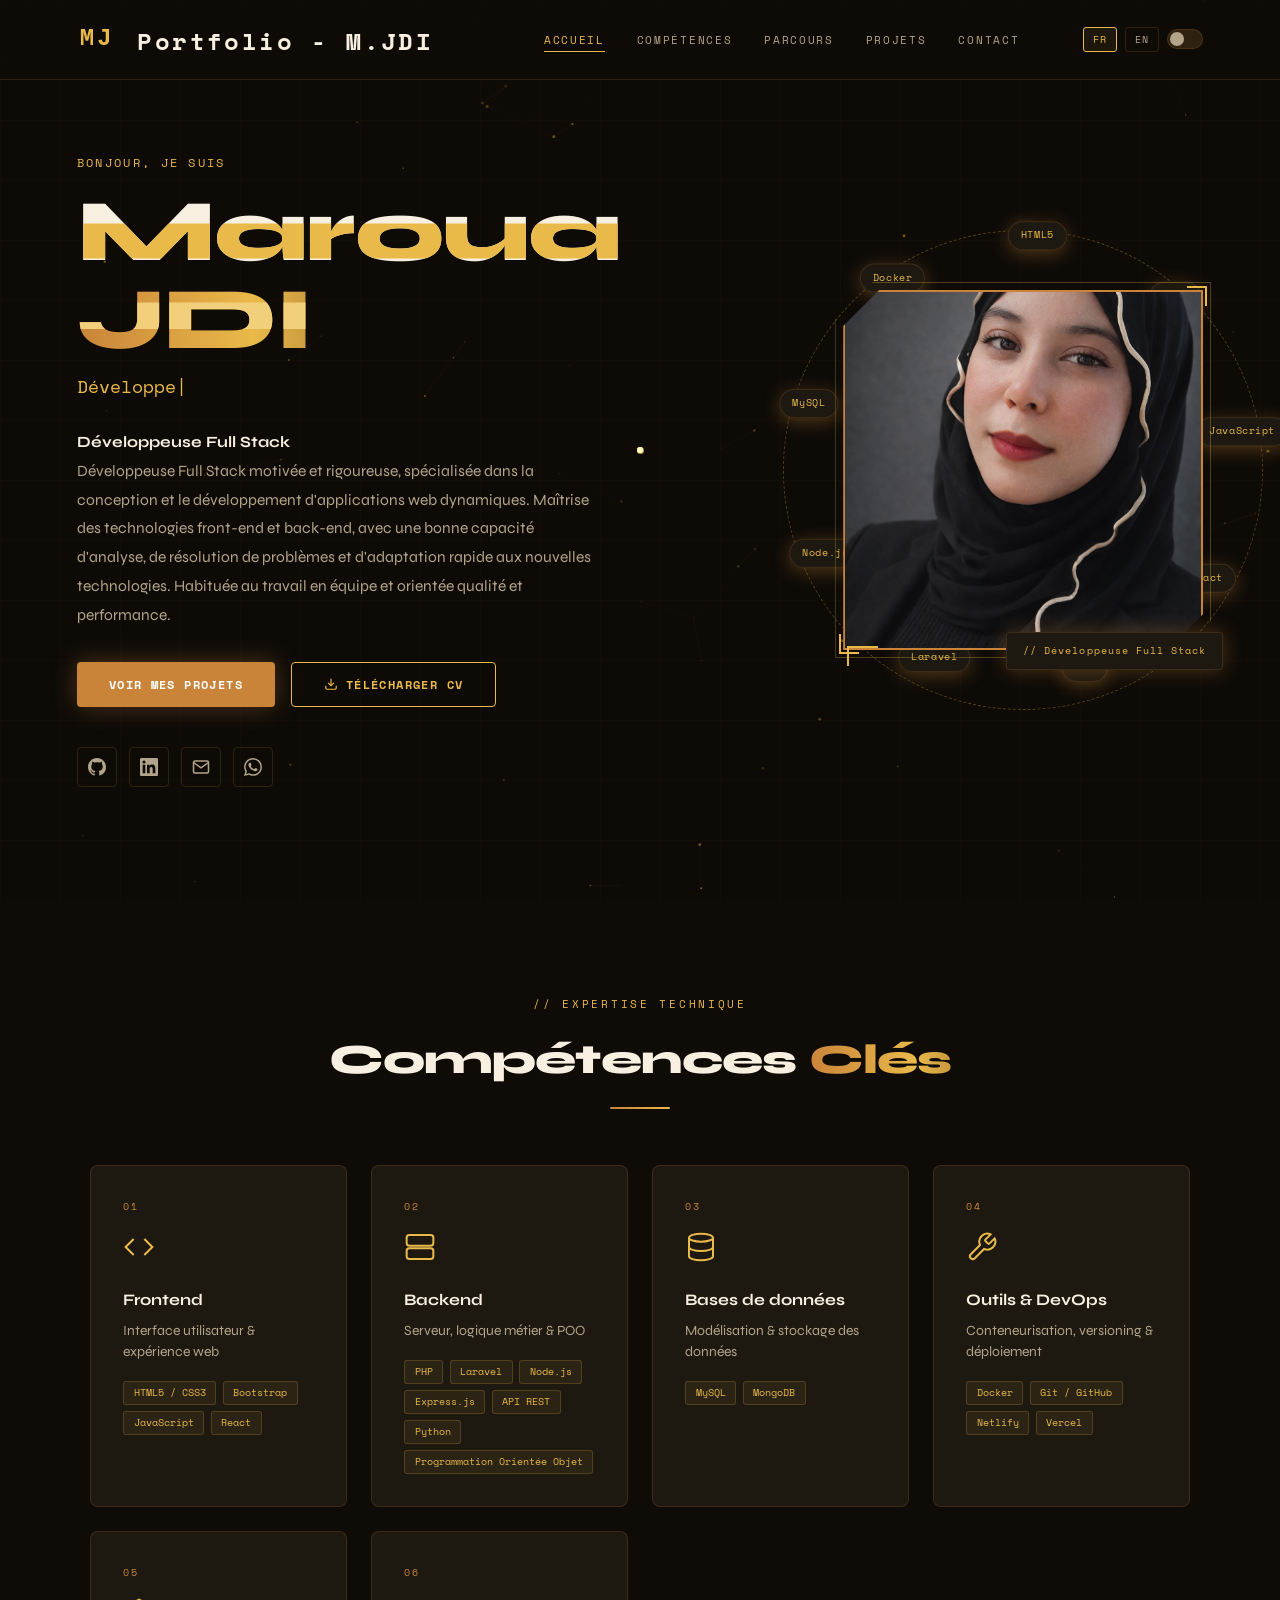
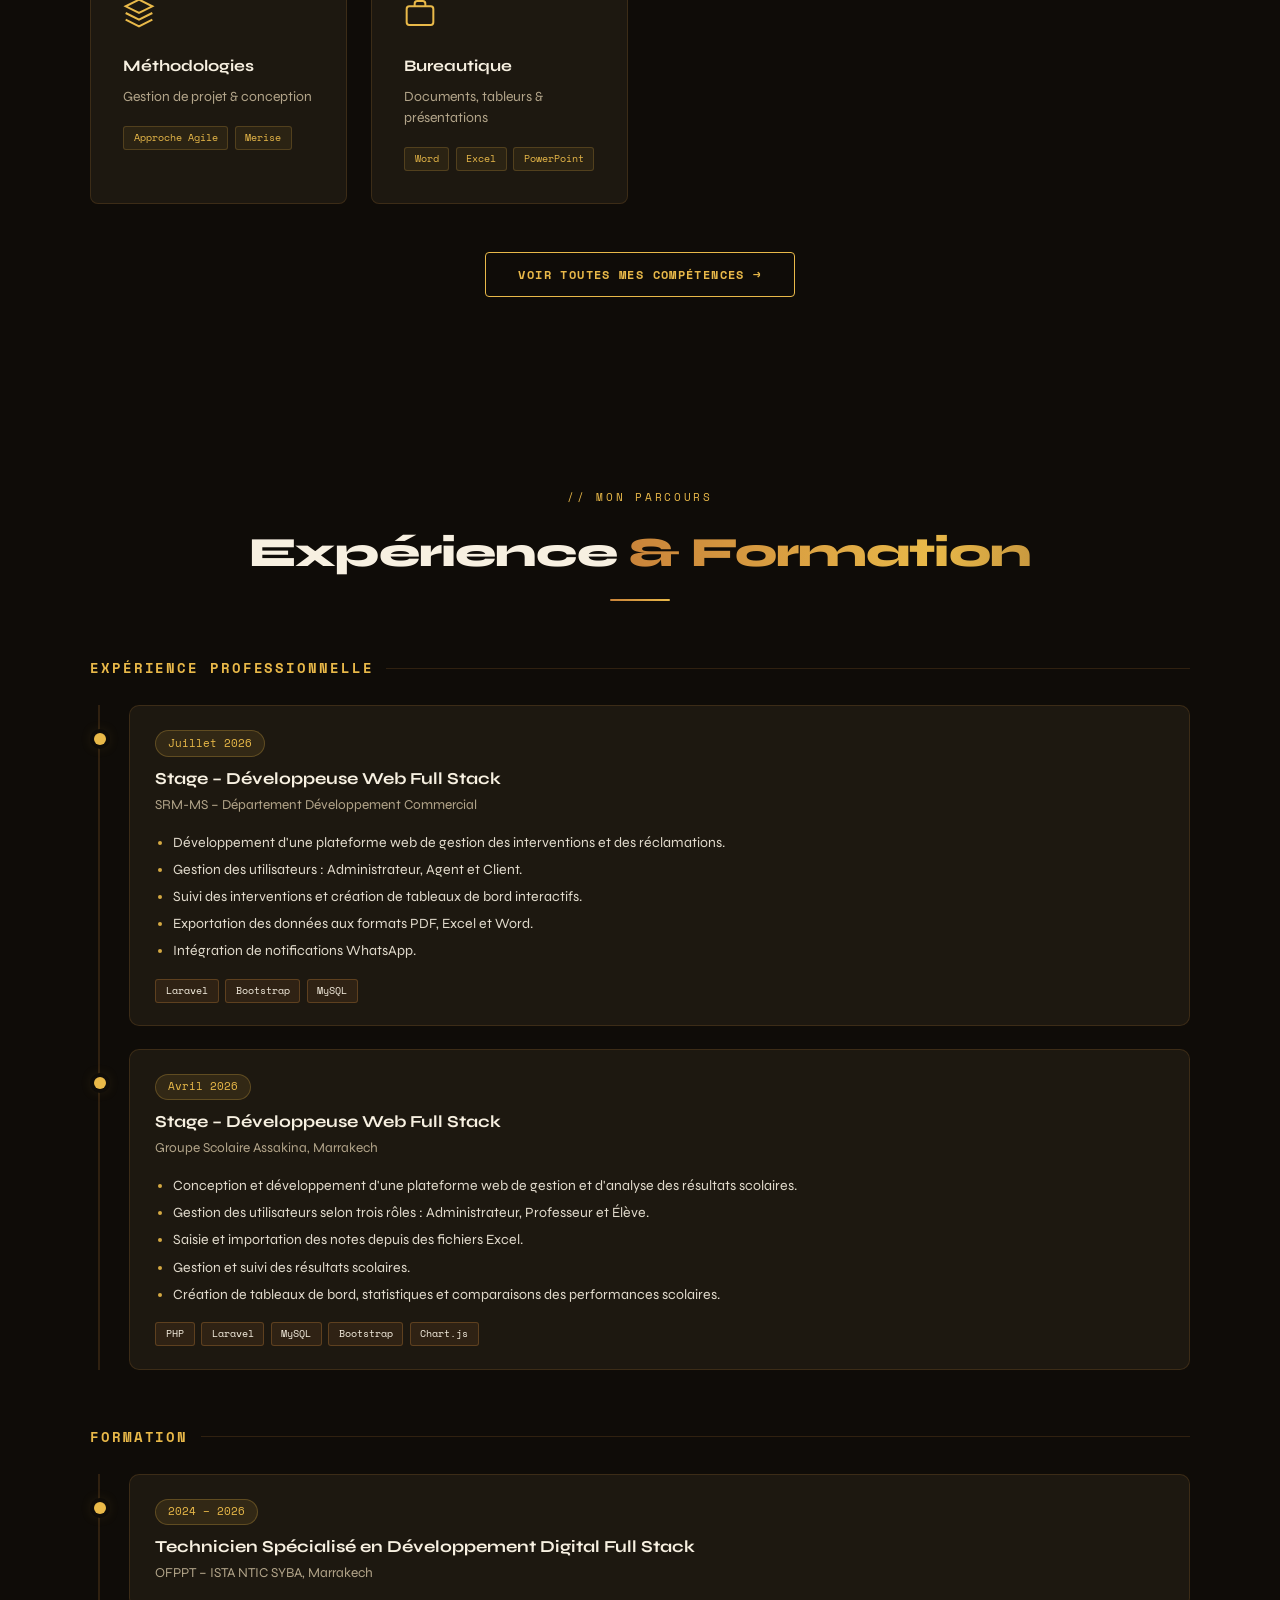
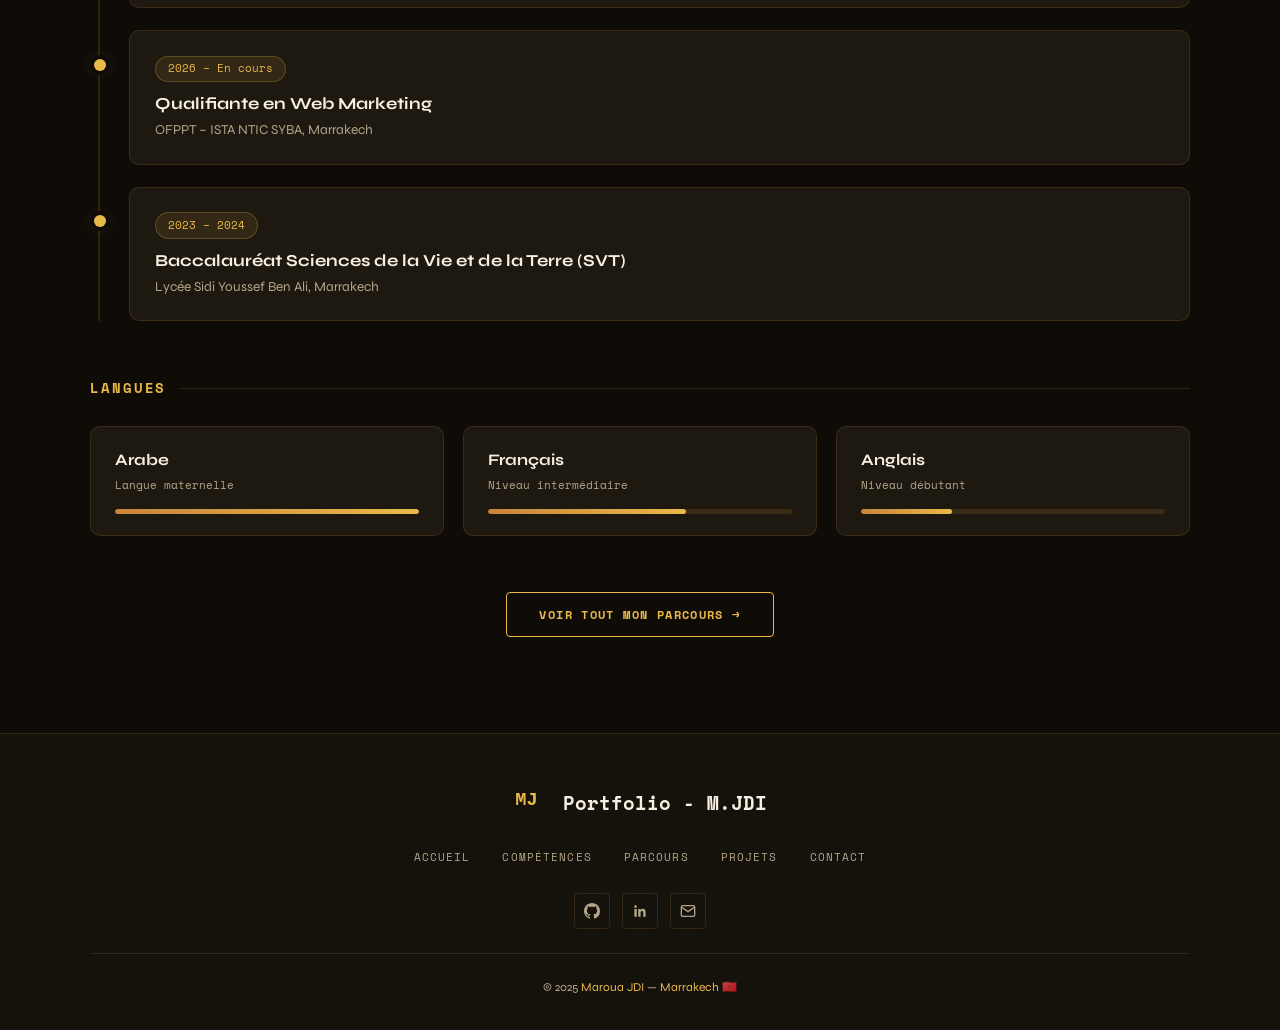
<file: index.html>
<!DOCTYPE html>
<html lang="fr" id="html-root">
<head>
  <meta charset="UTF-8"/>
  <meta name="viewport" content="width=device-width,initial-scale=1.0"/>
  <title>Maroua JDI — Full Stack Developer</title>
  <link rel="stylesheet" href="css/style.css"/>
  <link href="https://fonts.googleapis.com/css2?family=Space+Mono:wght@400;700&family=Syne:wght@400;600;700;800&display=swap" rel="stylesheet"/>
  <style>
  /* ── TOOLTIP on s-icon ── */
  .s-icon{position:relative}
  .s-icon::after{
    content:attr(data-tooltip);
    position:absolute;
    bottom:calc(100% + 10px);
    left:50%;
    transform:translateX(-50%);
    background:var(--panel);
    border:1px solid var(--border);
    color:var(--cyan);
    font-family:var(--ff-mono);
    font-size:.65rem;
    letter-spacing:.06em;
    white-space:nowrap;
    padding:.35rem .7rem;
    border-radius:4px;
    opacity:0;
    pointer-events:none;
    transition:opacity .2s,transform .2s;
    transform:translateX(-50%) translateY(4px);
    z-index:100;
  }
  .s-icon:hover::after{
    opacity:1;
    transform:translateX(-50%) translateY(0);
  }
  </style>
</head>
<body>
<canvas id="particles"></canvas>

<!-- NAVBAR -->
<nav class="navbar" id="navbar">
  <div class="logo" style="font-size:1.5rem">
    <svg width="32" height="32" viewBox="0 0 24 24" fill="currentColor" style="margin-right:0.7rem">
      <text x="2" y="20" font-family="monospace" font-size="18" font-weight="bold">MJ</text>
    </svg>
    Portfolio  - M.JDI
  </div>
  <ul class="nav-links" id="nav-links">
    <li><a href="index.html" class="active" data-fr="Accueil" data-en="Home">Accueil</a></li>
    <li><a href="pages/skills.html" data-fr="Comp&eacute;tences" data-en="Skills">Comp&eacute;tences</a></li>
    <li><a href="pages/parcours.html" data-fr="Parcours" data-en="Background">Parcours</a></li>
    <li><a href="pages/projects.html" data-fr="Projets" data-en="Projects">Projets</a></li>
    <li><a href="pages/contact.html" data-fr="Contact" data-en="Contact">Contact</a></li>
    <li><a href="pages/admin.html" class="admin-lnk" data-fr="Admin" data-en="Admin">Admin</a></li>
    <li class="nav-controls">
      <button class="lang-btn active-lang" id="btn-fr" onclick="setLang('fr')">FR</button>
      <button class="lang-btn" id="btn-en" onclick="setLang('en')">EN</button>
      <button class="theme-btn" id="theme-btn" onclick="toggleTheme()" title="Changer le theme"></button>
    </li>
  </ul>
  <div class="hamburger" onclick="document.getElementById('nav-links').classList.toggle('open')">&#9776;</div>
</nav>

<!-- HERO -->
<section class="hero">
  <div class="hero-wrap">
    <div class="hero-text">
      <p class="hero-eyebrow" data-fr="Bonjour, je suis" data-en="Hello, I am">Bonjour, je suis</p>
      <h1 class="hero-name">Maroua <span>JDI</span></h1>
      <div class="hero-role"><span id="typing"></span><span class="cursor">|</span></div>
      <p class="hero-bio">
        <strong data-fr="D&eacute;veloppeuse Full Stack" data-en="Full Stack Web Developer">D&eacute;veloppeuse Full Stack</strong><br>
        <span data-fr="D&eacute;veloppeuse Full Stack motiv&eacute;e et rigoureuse, sp&eacute;cialis&eacute;e dans la conception et le d&eacute;veloppement d&apos;applications web dynamiques. Ma&icirc;trise des technologies front-end et back-end, avec une bonne capacit&eacute; d&apos;analyse, de r&eacute;solution de probl&egrave;mes et d&apos;adaptation rapide aux nouvelles technologies. Habitu&eacute;e au travail en &eacute;quipe et orient&eacute;e qualit&eacute; et performance." data-en="Motivated and rigorous Full Stack Web Developer, specialized in designing and developing dynamic web applications. Proficient in both front-end and back-end technologies, with strong analytical skills, problem-solving ability and quick adaptation to new technologies. Team-oriented with a focus on quality and performance.">D&eacute;veloppeuse Full Stack motiv&eacute;e et rigoureuse, sp&eacute;cialis&eacute;e dans la conception et le d&eacute;veloppement d&apos;applications web dynamiques. Ma&icirc;trise des technologies front-end et back-end, avec une bonne capacit&eacute; d&apos;analyse, de r&eacute;solution de probl&egrave;mes et d&apos;adaptation rapide aux nouvelles technologies. Habitu&eacute;e au travail en &eacute;quipe et orient&eacute;e qualit&eacute; et performance.</span>
      </p>
      <div class="hero-actions">
        <a href="pages/projects.html" class="btn-p" data-fr="Voir mes projets" data-en="View my projects">Voir mes projets</a>
        <a href="uploads/Cv_Maroua%20JDI.pdf" download="Cv_Maroua JDI.pdf" class="btn-o">
          <svg width="14" height="14" viewBox="0 0 24 24" fill="none" stroke="currentColor" stroke-width="2"><path d="M21 15v4a2 2 0 0 1-2 2H5a2 2 0 0 1-2-2v-4"/><polyline points="7 10 12 15 17 10"/><line x1="12" y1="15" x2="12" y2="3"/></svg>
          <span data-fr="T&eacute;l&eacute;charger CV" data-en="Download CV">T&eacute;l&eacute;charger CV</span>
        </a>
      </div>

      <!-- SOCIAL ICONS -->
      <div class="hero-socials">

        <!-- GitHub -->
        <a href="https://github.com/MarouaJD" target="_blank" class="s-icon"
           data-tooltip="github.com/MarouaJD">
          <svg width="18" height="18" viewBox="0 0 24 24" fill="currentColor"><path d="M12 0C5.37 0 0 5.37 0 12c0 5.31 3.435 9.795 8.205 11.385.6.105.825-.255.825-.57 0-.285-.015-1.23-.015-2.235-3.015.555-3.795-.735-4.035-1.41-.135-.345-.72-1.41-1.23-1.695-.42-.225-1.02-.78-.015-.795.945-.015 1.62.87 1.845 1.23 1.08 1.815 2.805 1.305 3.495.99.105-.78.42-1.305.765-1.605-2.67-.3-5.46-1.335-5.46-5.925 0-1.305.465-2.385 1.23-3.225-.12-.3-.54-1.53.12-3.18 0 0 1.005-.315 3.3 1.23.96-.27 1.98-.405 3-.405s2.04.135 3 .405c2.295-1.56 3.3-1.23 3.3-1.23.66 1.65.24 2.88.12 3.18.765.84 1.23 1.905 1.23 3.225 0 4.605-2.805 5.625-5.475 5.925.435.375.81 1.095.81 2.22 0 1.605-.015 2.895-.015 3.3 0 .315.225.69.825.57A12.02 12.02 0 0 0 24 12c0-6.63-5.37-12-12-12z"/></svg>
        </a>

        <!-- LinkedIn -->
        <a href="https://linkedin.com/in/maroua-jdi/" target="_blank" class="s-icon"
           data-tooltip="linkedin.com/in/maroua-jdi">
          <svg width="18" height="18" viewBox="0 0 24 24" fill="currentColor"><path d="M20.447 20.452h-3.554v-5.569c0-1.328-.027-3.037-1.852-3.037-1.853 0-2.136 1.445-2.136 2.939v5.667H9.351V9h3.414v1.561h.046c.477-.9 1.637-1.85 3.37-1.85 3.601 0 4.267 2.37 4.267 5.455v6.286zM5.337 7.433a2.062 2.062 0 0 1-2.063-2.065 2.064 2.064 0 1 1 2.063 2.065zm1.782 13.019H3.555V9h3.564v11.452zM22.225 0H1.771C.792 0 0 .774 0 1.729v20.542C0 23.227.792 24 1.771 24h20.451C23.2 24 24 23.227 24 22.271V1.729C24 .774 23.2 0 22.222 0h.003z"/></svg>
        </a>

        <!-- Email -->
        <a href="mailto:ajdimaroua6@gmail.com" class="s-icon" data-tooltip="ajdimaroua6@gmail.com">
          <svg width="18" height="18" viewBox="0 0 24 24" fill="none" stroke="currentColor" stroke-width="2"><path d="M4 4h16c1.1 0 2 .9 2 2v12c0 1.1-.9 2-2 2H4c-1.1 0-2-.9-2-2V6c0-1.1.9-2 2-2z"/><polyline points="22,6 12,13 2,6"/></svg>
        </a>

        <!-- WhatsApp -->
        <a href="https://wa.me/212681801838" target="_blank" class="s-icon" data-tooltip="WhatsApp">
          <svg width="18" height="18" viewBox="0 0 24 24" fill="currentColor"><path d="M17.472 14.382c-.297-.149-1.758-.867-2.03-.967-.273-.099-.471-.148-.67.15-.197.297-.767.966-.94 1.164-.173.199-.347.223-.644.075-.297-.15-1.255-.463-2.39-1.475-.883-.788-1.48-1.761-1.653-2.059-.173-.297-.018-.458.13-.606.134-.133.298-.347.446-.52.149-.174.198-.298.298-.497.099-.198.05-.371-.025-.52-.075-.149-.669-1.612-.916-2.207-.242-.579-.487-.5-.669-.51a12.8 12.8 0 0 0-.57-.01c-.198 0-.52.074-.792.372-.272.297-1.04 1.016-1.04 2.479 0 1.462 1.065 2.875 1.213 3.074.149.198 2.096 3.2 5.077 4.487.709.306 1.262.489 1.694.625.712.227 1.36.195 1.871.118.571-.085 1.758-.719 2.006-1.413.248-.694.248-1.289.173-1.413-.074-.124-.272-.198-.57-.347m-5.421 7.403h-.004a9.87 9.87 0 0 1-5.031-1.378l-.361-.214-3.741.982.998-3.648-.235-.374a9.86 9.86 0 0 1-1.51-5.26c.001-5.45 4.436-9.884 9.888-9.884 2.64 0 5.122 1.03 6.988 2.898a9.825 9.825 0 0 1 2.893 6.994c-.003 5.45-4.437 9.884-9.885 9.884m8.413-18.297A11.815 11.815 0 0 0 12.05 0C5.495 0 .16 5.335.157 11.892c0 2.096.547 4.142 1.588 5.945L.057 24l6.305-1.654a11.882 11.882 0 0 0 5.683 1.448h.005c6.554 0 11.89-5.335 11.893-11.893a11.821 11.821 0 0 0-3.48-8.413z"/></svg>
        </a>

      </div>
    </div>

    <div class="hero-photo">
      <div class="orbit" aria-hidden="true">
        <div class="orbit-dash"></div>
        <div class="orbit-ring">
        <div class="ob" style="--a:-90deg"><div class="ob-u"><div class="ob-c"><span class="ob-in">HTML5</span></div></div></div>
        <div class="ob" style="--a:-50deg"><div class="ob-u"><div class="ob-c"><span class="ob-in">CSS3</span></div></div></div>
        <div class="ob" style="--a:-10deg"><div class="ob-u"><div class="ob-c"><span class="ob-in">JavaScript</span></div></div></div>
        <div class="ob" style="--a:30deg"><div class="ob-u"><div class="ob-c"><span class="ob-in">React</span></div></div></div>
        <div class="ob" style="--a:70deg"><div class="ob-u"><div class="ob-c"><span class="ob-in">PHP</span></div></div></div>
        <div class="ob" style="--a:110deg"><div class="ob-u"><div class="ob-c"><span class="ob-in">Laravel</span></div></div></div>
        <div class="ob" style="--a:150deg"><div class="ob-u"><div class="ob-c"><span class="ob-in">Node.js</span></div></div></div>
        <div class="ob" style="--a:190deg"><div class="ob-u"><div class="ob-c"><span class="ob-in">MySQL</span></div></div></div>
        <div class="ob" style="--a:230deg"><div class="ob-u"><div class="ob-c"><span class="ob-in">Docker</span></div></div></div>
        </div>
      </div>
      <div class="photo-frame">
        <img src="uploads/profile.png" alt="Maroua JDI" onerror="this.src='https://placehold.co/360x360/1d1810/e9b949?text=MJ'"/>
        <div class="photo-corner tl"></div>
        <div class="photo-corner tr"></div>
        <div class="photo-corner bl"></div>
        <div class="photo-corner br"></div>
      </div>
      <div class="photo-badge" data-fr="// D&eacute;veloppeuse Full Stack" data-en="// Full Stack Web Developer">// D&eacute;veloppeuse Full Stack</div>
    </div>
  </div>
</section>

<!-- SKILLS PREVIEW -->
<section class="skills">
  <div class="skills-wrap">
    <div class="sec-head">
      <span class="sec-tag" data-fr="// expertise technique" data-en="// technical expertise">// expertise technique</span>
      <h2 class="sec-title" data-fr="Comp&eacute;tences <span>Cl&eacute;s</span>" data-en="Key <span>Skills</span>">Comp&eacute;tences <span>Cl&eacute;s</span></h2>
      <div class="sec-line"></div>
    </div>
    <div class="skills-grid" id="home-skills"></div>

    <!-- VOIR PLUS -->
    <div style="text-align:center;margin-top:3rem">
      <a href="pages/skills.html" class="btn-o">
        <span data-fr="Voir toutes mes comp&eacute;tences &rarr;" data-en="See all my skills &rarr;">Voir toutes mes comp&eacute;tences &rarr;</span>
      </a>
    </div>

  </div>
</section>

<!-- PARCOURS (depuis l'admin) -->
<section class="skills" id="parcours">
  <div class="skills-wrap">
    <div class="sec-head">
      <span class="sec-tag" data-fr="// mon parcours" data-en="// my background">// mon parcours</span>
      <h2 class="sec-title" data-fr="Exp&eacute;rience <span>&amp; Formation</span>" data-en="Experience <span>&amp; Education</span>">Exp&eacute;rience <span>&amp; Formation</span></h2>
      <div class="sec-line"></div>
    </div>
    <div id="home-parcours"></div>
    <div style="text-align:center;margin-top:2rem">
      <a href="pages/parcours.html" class="btn-o"><span data-fr="Voir tout mon parcours &rarr;" data-en="See my full background &rarr;">Voir tout mon parcours &rarr;</span></a>
    </div>
  </div>
</section>

<!-- FOOTER -->
<footer>
  <div class="footer-inner">
    <div class="footer-logo" style="font-size:1.2rem">
    <svg width="28" height="28" viewBox="0 0 24 24" fill="currentColor" style="margin-right:0.6rem">
      <text x="2" y="20" font-family="monospace" font-size="16" font-weight="bold">MJ</text>
    </svg>
    Portfolio  - M.JDI
  </div>
    <ul class="footer-links">
      <li><a href="index.html" data-fr="Accueil" data-en="Home">Accueil</a></li>
      <li><a href="pages/skills.html" data-fr="Comp&eacute;tences" data-en="Skills">Comp&eacute;tences</a></li>
    <li><a href="pages/parcours.html" data-fr="Parcours" data-en="Background">Parcours</a></li>
      <li><a href="pages/projects.html" data-fr="Projets" data-en="Projects">Projets</a></li>
      <li><a href="pages/contact.html" data-fr="Contact" data-en="Contact">Contact</a></li>
    </ul>
    <div class="footer-socials">
      <a href="https://github.com/MarouaJD" target="_blank">
        <svg width="16" height="16" viewBox="0 0 24 24" fill="currentColor"><path d="M12 0C5.37 0 0 5.37 0 12c0 5.31 3.435 9.795 8.205 11.385.6.105.825-.255.825-.57 0-.285-.015-1.23-.015-2.235-3.015.555-3.795-.735-4.035-1.41-.135-.345-.72-1.41-1.23-1.695-.42-.225-1.02-.78-.015-.795.945-.015 1.62.87 1.845 1.23 1.08 1.815 2.805 1.305 3.495.99.105-.78.42-1.305.765-1.605-2.67-.3-5.46-1.335-5.46-5.925 0-1.305.465-2.385 1.23-3.225-.12-.3-.54-1.53.12-3.18 0 0 1.005-.315 3.3 1.23.96-.27 1.98-.405 3-.405s2.04.135 3 .405c2.295-1.56 3.3-1.23 3.3-1.23.66 1.65.24 2.88.12 3.18.765.84 1.23 1.905 1.23 3.225 0 4.605-2.805 5.625-5.475 5.925.435.375.81 1.095.81 2.22 0 1.605-.015 2.895-.015 3.3 0 .315.225.69.825.57A12.02 12.02 0 0 0 24 12c0-6.63-5.37-12-12-12z"/></svg>
      </a>
      <a href="https://linkedin.com/in/maroua-jdi/" target="_blank">
        <svg width="16" height="16" viewBox="0 0 24 24" fill="currentColor"><path d="M20.447 20.452h-3.554v-5.569c0-1.328-.027-3.037-1.852-3.037-1.853 0-2.136 1.445-2.136 2.939v5.667H9.351V9h3.414v1.561h.046c.477-.9 1.637-1.85 3.37-1.85 3.601 0 4.267 2.37 4.267 5.455v6.286zM5.337 7.433a2.062 2.062 0 0 1-2.063-2.065 2.064 2.064 0 1 1 2.063 2.065zm1.782 13.019H3.555V9h3.564v11.452z"/></svg>
      </a>
      <!-- Email nichan sans Cloudflare -->
      <a href="mailto:ajdimaroua6@gmail.com">
        <svg width="16" height="16" viewBox="0 0 24 24" fill="none" stroke="currentColor" stroke-width="2"><path d="M4 4h16c1.1 0 2 .9 2 2v12c0 1.1-.9 2-2 2H4c-1.1 0-2-.9-2-2V6c0-1.1.9-2 2-2z"/><polyline points="22,6 12,13 2,6"/></svg>
      </a>
    </div>
    <div class="footer-copy">
      <p>&copy; 2025 <em>Maroua JDI</em> &mdash; <em data-fr="Marrakech &#x1F1F2;&#x1F1E6;" data-en="Marrakech &#x1F1F2;&#x1F1E6;">Marrakech &#x1F1F2;&#x1F1E6;</em></p>
    </div>
  </div>
</footer>


<script src="js/site-data.js"></script>
<script src="js/projects-store.js"></script>
<script src="js/cv-store.js"></script>
<script src="js/particles.js"></script>
<script src="js/main.js"></script>
<script>
/* ── THEME ── */
function toggleTheme(){
  document.body.classList.toggle('light');
  localStorage.setItem('theme', document.body.classList.contains('light') ? 'light' : 'dark');
}
if(localStorage.getItem('theme') === 'light') document.body.classList.add('light');

/* ── TYPING ── */
const txts = {
  fr: ["Développeuse Full Stack","PHP / Laravel / MySQL / MongoDB","JavaScript / React","Node.js · Express.js · API REST","Python · POO","HTML · CSS · Bootstrap","Docker · Git · GitHub","Netlify · Vercel","ISTA NTIC — Marrakech"],
  en: ["Full Stack Developer","PHP / Laravel / MySQL / MongoDB","JavaScript / React","Node.js · Express.js · API REST","Python · POO","HTML · CSS · Bootstrap","Docker · Git · GitHub","Netlify · Vercel","ISTA NTIC — Marrakech"]
};
let ti=0,ci=0,del=false,lang='fr';
const el=document.getElementById('typing');
function type(){
  if(!el)return;
  const arr=txts[lang];
  const cur=arr[ti];
  if(!del){el.textContent=cur.slice(0,++ci);if(ci===cur.length){del=true;setTimeout(type,1800);return}}
  else{el.textContent=cur.slice(0,--ci);if(ci===0){del=false;ti=(ti+1)%arr.length}}
  setTimeout(type,del?50:85);
}
setTimeout(type,1000);

/* ── LANGUAGE ── */
function setLang(l){
  lang=l;
  document.getElementById('btn-fr').classList.toggle('active-lang',l==='fr');
  document.getElementById('btn-en').classList.toggle('active-lang',l==='en');
  document.querySelectorAll('[data-'+l+']').forEach(el=>{
    const v=el.getAttribute('data-'+l);
    if(el.tagName==='INPUT'||el.tagName==='TEXTAREA'){el.placeholder=v}
    else{el.innerHTML=v}
  });
  localStorage.setItem('lang',l);
  ti=0;ci=0;del=false;
}
const saved=localStorage.getItem('lang');
if(saved&&saved!=='fr') setTimeout(()=>setLang(saved),200);

/* ── CARTES COMPETENCES (depuis l'admin) ── */
(function(){
  const grid=document.getElementById('home-skills');
  const chip='padding:.18rem .6rem;background:rgba(233,185,73,.07);border:1px solid rgba(233,185,73,.2);border-radius:3px;font-family:var(--ff-mono);font-size:.6rem;color:var(--cyan)';
  grid.innerHTML=getSkills().map((c,i)=>
    '<div class="sk-card" data-delay="'+(i%6*150)+'"><div class="sk-num">'+String(i+1).padStart(2,'0')+'</div>'+
    '<div class="sk-icon"><svg width="32" height="32" viewBox="0 0 24 24" fill="none" stroke="#e9b949" stroke-width="1.5">'+CAT_ICONS[i%CAT_ICONS.length]+'</svg></div>'+
    '<div class="sk-name">'+esc(c.name)+'</div><div class="sk-tech">'+esc(c.sub||'')+'</div>'+
    '<div style="margin-top:1.2rem;display:flex;flex-wrap:wrap;gap:.4rem">'+c.items.map(x=>'<span style="'+chip+'">'+esc(x.name)+'</span>').join('')+'</div></div>'
  ).join('');
})();


/* ── PARCOURS SUR L'ACCUEIL (depuis l'admin) ── */
(function(){
  const item=p=>'<div class="tl-item"><span class="tl-period">'+esc(p.period)+'</span><div class="tl-title">'+esc(p.title)+'</div><div class="tl-org">'+esc(p.org)+'</div>'+
    ((p.points&&p.points.length)?'<ul class="tl-points">'+p.points.map(x=>'<li>'+esc(x)+'</li>').join('')+'</ul>':'')+
    (p.tech?'<div class="tl-tech">'+p.tech.split(',').map(t=>'<span>'+esc(t.trim())+'</span>').join('')+'</div>':'')+'</div>';
  const sec=(t,b)=>b?'<div class="parcours-sec"><h2>'+t+'</h2>'+b+'</div>':'';
  const all=getParcours(), langues=getLangues();
  const exp=all.filter(p=>p.type==='experience'), form=all.filter(p=>p.type!=='experience');
  document.getElementById('home-parcours').innerHTML=
    sec('Expérience professionnelle',exp.length?'<div class="tl">'+exp.map(item).join('')+'</div>':'')+
    sec('Formation',form.length?'<div class="tl">'+form.map(item).join('')+'</div>':'')+
    sec('Langues',langues.length?'<div class="lang-grid">'+langues.map(l=>'<div class="lang-card"><b>'+esc(l.name)+'</b><small>'+esc(l.level)+'</small><div class="lang-bar"><i style="width:'+(+l.pct||0)+'%"></i></div></div>').join('')+'</div>':'');
  const o=new IntersectionObserver(es=>es.forEach(e=>{if(e.isIntersecting){e.target.classList.add('vis');o.unobserve(e.target)}}),{threshold:.05});
  document.querySelectorAll('#home-parcours .tl-item,#home-parcours .lang-card').forEach(c=>o.observe(c));
})();

/* ── SCROLL REVEAL (skills) ── */
const obs=new IntersectionObserver(entries=>{
  entries.forEach(e=>{
    if(e.isIntersecting){
      const d=parseInt(e.target.dataset.delay||0);
      setTimeout(()=>e.target.classList.add('vis'),d);
      obs.unobserve(e.target);
    }
  });
},{threshold:.15});
document.querySelectorAll('.sk-card').forEach(c=>obs.observe(c));
</script>

<script src="js/animations.js"></script>
</file>
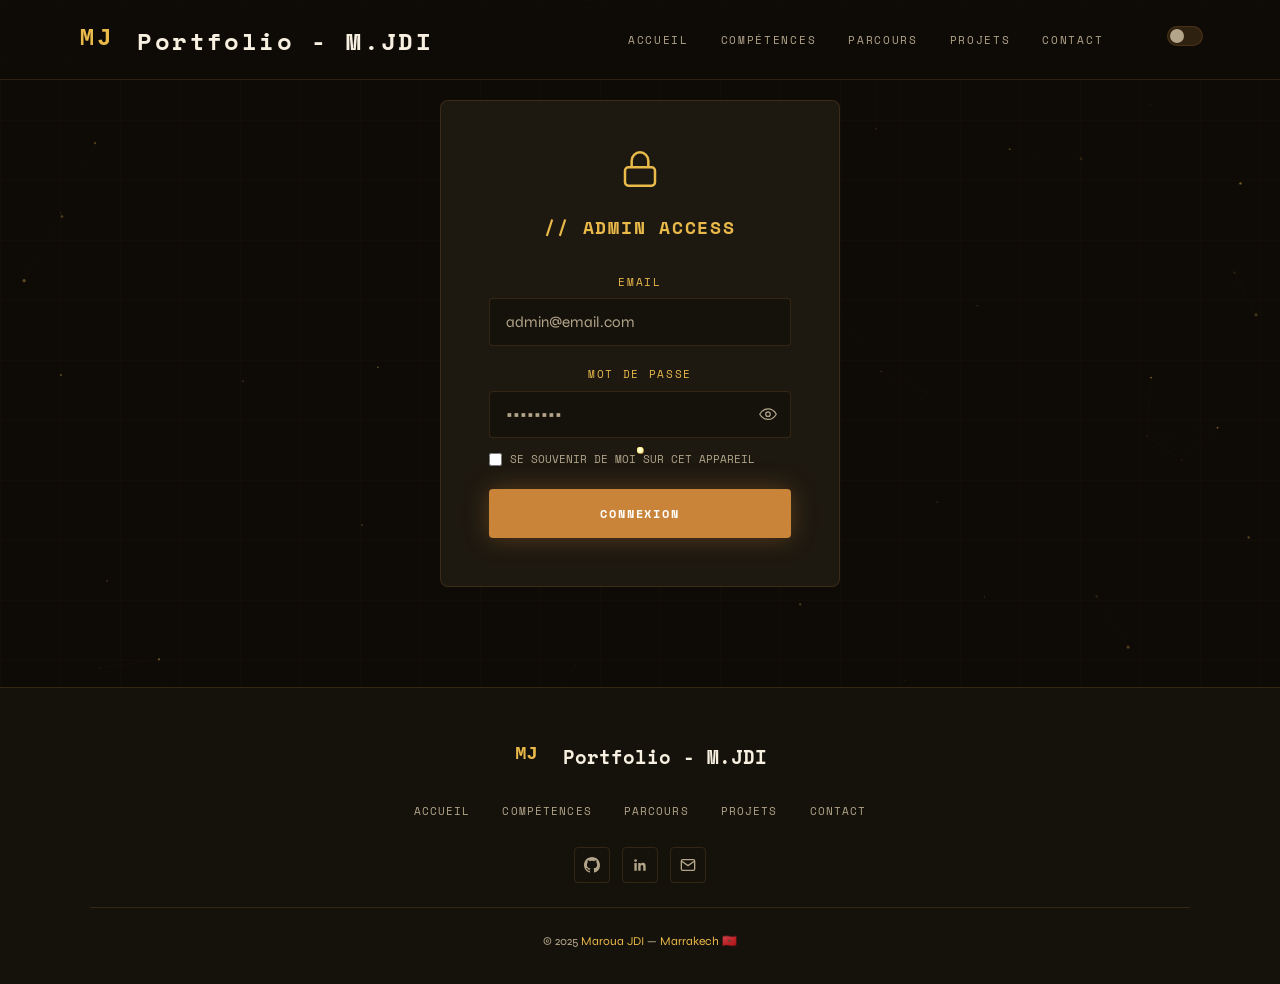
<file: pages/admin.html>
<!DOCTYPE html>
<html lang="fr">
<head>
  <meta charset="UTF-8"/>
  <meta name="viewport" content="width=device-width,initial-scale=1.0"/>
  <title>Admin &mdash; Maroua JDI</title>
  <meta name="robots" content="noindex,nofollow"/>
  <link rel="stylesheet" href="../css/style.css"/>
  <link href="https://fonts.googleapis.com/css2?family=Space+Mono:wght@400;700&family=Syne:wght@400;600;700;800&display=swap" rel="stylesheet"/>
</head>
<body>
<canvas id="particles"></canvas>
<nav class="navbar" id="navbar">
  <div class="logo" style="font-size:1.5rem">
    <svg width="32" height="32" viewBox="0 0 24 24" fill="currentColor" style="margin-right:0.7rem">
      <text x="2" y="20" font-family="monospace" font-size="18" font-weight="bold">MJ</text>
    </svg>
    Portfolio  - M.JDI
  </div>
  <ul class="nav-links" id="nav-links">
    <li><a href="../index.html">Accueil</a></li>
    <li><a href="skills.html">Comp&eacute;tences</a></li>
    <li><a href="parcours.html" data-fr="Parcours" data-en="Background">Parcours</a></li>
    <li><a href="projects.html">Projets</a></li>
    <li><a href="contact.html">Contact</a></li>
    <li><a href="admin.html" class="active admin-lnk">Admin</a></li>
    <li><button class="theme-btn" onclick="toggleTheme()" title="Theme"></button></li>
  </ul>
  <div class="hamburger" onclick="document.getElementById('nav-links').classList.toggle('open')">&#9776;</div>
</nav>

<div id="login-screen" style="position:relative;z-index:1">
  <div class="admin-login-box">
    <svg width="40" height="40" viewBox="0 0 24 24" fill="none" stroke="#e9b949" stroke-width="1.5" style="margin:0 auto 1.5rem;display:block"><rect x="3" y="11" width="18" height="11" rx="2"/><path d="M7 11V7a5 5 0 0 1 10 0v4"/></svg>
    <h2>// ADMIN ACCESS</h2>
    <div class="form-group">
      <label>EMAIL</label>
      <input type="email" id="admin-email" placeholder="admin@email.com" onkeypress="if(event.key==='Enter')checkLogin()"/>
    </div>
    <div class="form-group">
      <label>MOT DE PASSE</label>
      <div style="position:relative">
        <input type="password" id="admin-pass" placeholder="••••••••" style="padding-right:2.8rem" onkeypress="if(event.key==='Enter')checkLogin()"/>
        <button type="button" onclick="togglePassVisibility()" title="Afficher / masquer" style="position:absolute;right:.6rem;top:50%;transform:translateY(-50%);background:none;border:none;cursor:pointer;padding:.3rem;color:var(--muted);display:flex">
          <svg id="eye-icon" width="18" height="18" viewBox="0 0 24 24" fill="none" stroke="currentColor" stroke-width="1.6"><path d="M1 12s4-7 11-7 11 7 11 7-4 7-11 7-11-7-11-7z"/><circle cx="12" cy="12" r="3"/></svg>
        </button>
      </div>
    </div>
    <label style="display:flex;align-items:center;gap:.5rem;margin:-.5rem 0 1.3rem;color:var(--muted);font-family:var(--ff-mono);font-size:.68rem;cursor:pointer">
      <input type="checkbox" id="remember-me" style="width:auto;accent-color:var(--cyan)"/> SE SOUVENIR DE MOI SUR CET APPAREIL
    </label>
    <button class="submit-btn" onclick="checkLogin()">CONNEXION</button>
    <p id="login-err" style="color:#ff6666;font-family:var(--ff-mono);font-size:.72rem;margin-top:1rem;display:none;text-align:center">Mot de passe incorrect</p>
    <p id="trust-hint" style="color:var(--cyan);font-family:var(--ff-mono);font-size:.68rem;margin-top:1.2rem;display:none;text-align:center">Cet appareil est reconnu &mdash; tapez juste votre email et cliquez CONNEXION.<br><a href="#" onclick="forgetDevice();return false" style="color:var(--muted);text-decoration:underline">Ce n'est pas moi / oublier cet appareil</a></p>
  </div>
</div>

<div id="admin-dashboard" style="display:none">
  <div class="admin-wrap">
    <div class="admin-header">
      <div>
        <span class="sec-tag">// tableau de bord</span>
        <h2>Dashboard <span style="color:var(--cyan)">Admin</span></h2>
      </div>
      <button class="logout-btn" onclick="logout()">SE DECONNECTER</button>
    </div>
    <div class="stats-grid" id="stats-grid"></div>
    <div class="tab-bar">
      <button class="tab-btn active" onclick="showTab('visitors',this)">Visiteurs</button>
      <button class="tab-btn" onclick="showTab('messages',this)">Messages</button>
      <button class="tab-btn" onclick="showTab('projects',this)">Projets</button>
      <button class="tab-btn" onclick="showTab('skills',this)">Comp&eacute;tences</button>
      <button class="tab-btn" onclick="showTab('parcours',this)">Parcours</button>
      <button class="tab-btn" onclick="showTab('publish',this)">Publier</button>
    </div>
    <div class="tab-content active" id="tab-visitors">
      <div style="display:flex;justify-content:space-between;align-items:center;margin-bottom:1rem;flex-wrap:wrap;gap:.5rem">
        <span id="vis-count" style="color:var(--muted);font-family:var(--ff-mono);font-size:.75rem"></span>
        <button class="clear-btn" onclick="clearVis()">EFFACER</button>
      </div>
      <div style="overflow-x:auto">
        <table class="visitors-table">
          <thead><tr><th>#</th><th>Date</th><th>Heure</th><th>Page</th><th>Langue</th><th>Ecran</th><th>Statut</th></tr></thead>
          <tbody id="vis-body"></tbody>
        </table>
      </div>
    </div>
    <div class="tab-content" id="tab-messages">
      <div class="messages-list" id="msg-list"></div>
    </div>
    <div class="tab-content" id="tab-projects">
      <div class="admin-add-form">
        <h3 id="p-form-title">// Ajouter un projet</h3>
        <input type="hidden" id="p-edit-id" value=""/>
        <div class="admin-form-grid">
          <div class="form-group"><label>Titre (FR)</label><input id="p-titre-fr" placeholder="ex: App de Gestion Docker"/></div>
          <div class="form-group"><label>Title (EN)</label><input id="p-titre-en" placeholder="ex: Docker Management App"/></div>
          <div class="form-group full"><label>Description (FR)</label><textarea id="p-desc-fr" placeholder="Description du projet en francais"></textarea></div>
          <div class="form-group full"><label>Description (EN)</label><textarea id="p-desc-en" placeholder="Project description in english"></textarea></div>
          <div class="form-group full"><label>Technologies utilisees (separees par virgule)</label><input id="p-tags" placeholder="ex: Laravel, React, MySQL"/></div>
          <div class="form-group full"><label>Lien GitHub</label><input id="p-link" placeholder="https://github.com/MarouaJD/mon-projet"/></div>
          <div class="form-group full">
            <label>Image du projet</label>
            <input type="file" id="p-image" accept="image/*" onchange="previewProjectImage(this)"/>
            <img id="p-image-preview" style="display:none;margin-top:.8rem;max-height:120px;border-radius:6px;border:1px solid var(--border)"/>
          </div>
        </div>
        <button class="submit-btn" id="p-submit-btn" onclick="saveProject()">AJOUTER LE PROJET</button>
        <button class="clear-btn" id="p-cancel-btn" onclick="cancelEditProject()" style="display:none;margin-top:.8rem;width:100%;padding:.7rem">ANNULER LA MODIFICATION</button>
        <p id="p-msg" style="color:var(--cyan);font-family:var(--ff-mono);font-size:.72rem;margin-top:1rem;display:none;text-align:center">Projet ajoute avec succes !</p>
      </div>
      <div class="proj-admin-list" id="proj-admin-list"></div>
    </div>
    <!-- COMPETENCES -->
    <div class="tab-content" id="tab-skills">
      <div class="admin-add-form">
        <h3 id="s-form-title">// Ajouter une cat&eacute;gorie de comp&eacute;tences</h3>
        <input type="hidden" id="s-edit-id" value=""/>
        <div class="admin-form-grid">
          <div class="form-group"><label>Nom de la cat&eacute;gorie</label><input id="s-name" placeholder="ex: Frontend"/></div>
          <div class="form-group"><label>Sous-titre (optionnel)</label><input id="s-sub" placeholder="ex: Interface utilisateur"/></div>
          <div class="form-group full"><label>Comp&eacute;tences &mdash; une par ligne : Nom | niveau (0 &agrave; 100)</label>
            <textarea id="s-items" style="min-height:140px" placeholder="HTML5 / CSS3 | 95&#10;JavaScript | 82&#10;React | 75"></textarea></div>
        </div>
        <button class="submit-btn" id="s-submit-btn" onclick="saveSkill()">AJOUTER LA CAT&Eacute;GORIE</button>
        <button class="clear-btn" id="s-cancel-btn" onclick="resetSkillForm()" style="display:none;margin-top:.8rem;width:100%;padding:.7rem">ANNULER LA MODIFICATION</button>
      </div>
      <div class="proj-admin-list" id="s-list"></div>
    </div>

    <!-- PARCOURS -->
    <div class="tab-content" id="tab-parcours">
      <div class="admin-add-form">
        <h3 id="c-form-title">// Ajouter une exp&eacute;rience / formation</h3>
        <input type="hidden" id="c-edit-id" value=""/>
        <div class="admin-form-grid">
          <div class="form-group"><label>Type</label>
            <select id="c-type" style="width:100%;padding:.85rem 1rem;background:var(--bg2);border:1px solid var(--border);border-radius:4px;color:var(--text);font-family:var(--ff-head);font-size:.95rem">
              <option value="experience">Exp&eacute;rience professionnelle</option>
              <option value="formation">Formation</option>
              <option value="qualification">Formation qualifiante</option>
            </select></div>
          <div class="form-group"><label>P&eacute;riode</label><input id="c-period" placeholder="ex: Juillet 2026 ou 2024 &ndash; 2026"/></div>
          <div class="form-group full"><label>Titre</label><input id="c-title" placeholder="ex: Stage &ndash; D&eacute;veloppeuse Web Full Stack"/></div>
          <div class="form-group full"><label>Organisme / Entreprise</label><input id="c-org" placeholder="ex: OFPPT &ndash; ISTA NTIC SYBA, Marrakech"/></div>
          <div class="form-group full"><label>Description &mdash; un point par ligne (optionnel)</label><textarea id="c-points" style="min-height:120px"></textarea></div>
          <div class="form-group full"><label>Technologies (s&eacute;par&eacute;es par virgule, optionnel)</label><input id="c-tech" placeholder="ex: Laravel, Bootstrap, MySQL"/></div>
        </div>
        <button class="submit-btn" id="c-submit-btn" onclick="saveParcours_()">AJOUTER</button>
        <button class="clear-btn" id="c-cancel-btn" onclick="resetParcoursForm()" style="display:none;margin-top:.8rem;width:100%;padding:.7rem">ANNULER LA MODIFICATION</button>
      </div>
      <div class="proj-admin-list" id="c-list"></div>

      <div class="admin-add-form" style="margin-top:2.5rem">
        <h3 id="l-form-title">// Langues</h3>
        <input type="hidden" id="l-edit-id" value=""/>
        <div class="admin-form-grid">
          <div class="form-group"><label>Langue</label><input id="l-name" placeholder="ex: Anglais"/></div>
          <div class="form-group"><label>Niveau (texte)</label><input id="l-level" placeholder="ex: Niveau d&eacute;butant"/></div>
          <div class="form-group"><label>Niveau (0 &agrave; 100)</label><input id="l-pct" type="number" min="0" max="100" placeholder="30"/></div>
        </div>
        <button class="submit-btn" id="l-submit-btn" onclick="saveLangue()">AJOUTER LA LANGUE</button>
        <button class="clear-btn" id="l-cancel-btn" onclick="resetLangueForm()" style="display:none;margin-top:.8rem;width:100%;padding:.7rem">ANNULER LA MODIFICATION</button>
      </div>
      <div class="proj-admin-list" id="l-list"></div>
    </div>

    <!-- PUBLIER -->
    <div class="tab-content" id="tab-publish">
      <div class="admin-add-form">
        <h3>// Mettre en ligne tes modifications</h3>
        <p style="color:var(--muted);font-size:.88rem;line-height:1.7;margin-bottom:1.2rem">
          Tes modifications (projets, comp&eacute;tences, parcours, langues) sont enregistr&eacute;es <b>dans ce navigateur</b> : toi seule les vois pour l'instant.
          Pour que <b>tout le monde</b> les voie : clique sur le bouton, remplace le fichier <code>js/site-data.js</code> du projet par celui t&eacute;l&eacute;charg&eacute;, puis red&eacute;ploie sur Netlify / Vercel.
        </p>
        <button class="submit-btn" onclick="exportSiteData()">T&Eacute;L&Eacute;CHARGER site-data.js</button>
        <button class="clear-btn" onclick="resetLocal()" style="margin-top:1rem;width:100%;padding:.7rem">ANNULER MES MODIFICATIONS LOCALES</button>
      </div>
    </div>
  </div>
</div>

<footer>
  <div class="footer-inner">
    <div class="footer-logo" style="font-size:1.2rem">
    <svg width="28" height="28" viewBox="0 0 24 24" fill="currentColor" style="margin-right:0.6rem">
      <text x="2" y="20" font-family="monospace" font-size="16" font-weight="bold">MJ</text>
    </svg>
    Portfolio  - M.JDI
  </div>
    <ul class="footer-links">
      <li><a href="../index.html" data-fr="Accueil" data-en="Home">Accueil</a></li>
      <li><a href="skills.html" data-fr="Comp&eacute;tences" data-en="Skills">Comp&eacute;tences</a></li>
    <li><a href="parcours.html" data-fr="Parcours" data-en="Background">Parcours</a></li>
      <li><a href="projects.html" data-fr="Projets" data-en="Projects">Projets</a></li>
      <li><a href="contact.html" data-fr="Contact" data-en="Contact">Contact</a></li>
    </ul>
    <div class="footer-socials">
      <a href="https://github.com/MarouaJD" target="_blank"><svg width="16" height="16" viewBox="0 0 24 24" fill="currentColor"><path d="M12 0C5.37 0 0 5.37 0 12c0 5.31 3.435 9.795 8.205 11.385.6.105.825-.255.825-.57 0-.285-.015-1.23-.015-2.235-3.015.555-3.795-.735-4.035-1.41-.135-.345-.72-1.41-1.23-1.695-.42-.225-1.02-.78-.015-.795.945-.015 1.62.87 1.845 1.23 1.08 1.815 2.805 1.305 3.495.99.105-.78.42-1.305.765-1.605-2.67-.3-5.46-1.335-5.46-5.925 0-1.305.465-2.385 1.23-3.225-.12-.3-.54-1.53.12-3.18 0 0 1.005-.315 3.3 1.23.96-.27 1.98-.405 3-.405s2.04.135 3 .405c2.295-1.56 3.3-1.23 3.3-1.23.66 1.65.24 2.88.12 3.18.765.84 1.23 1.905 1.23 3.225 0 4.605-2.805 5.625-5.475 5.925.435.375.81 1.095.81 2.22 0 1.605-.015 2.895-.015 3.3 0 .315.225.69.825.57A12.02 12.02 0 0 0 24 12c0-6.63-5.37-12-12-12z"/></svg></a>
      <a href="https://linkedin.com/in/maroua-jdi/" target="_blank"><svg width="16" height="16" viewBox="0 0 24 24" fill="currentColor"><path d="M20.447 20.452h-3.554v-5.569c0-1.328-.027-3.037-1.852-3.037-1.853 0-2.136 1.445-2.136 2.939v5.667H9.351V9h3.414v1.561h.046c.477-.9 1.637-1.85 3.37-1.85 3.601 0 4.267 2.37 4.267 5.455v6.286zM5.337 7.433a2.062 2.062 0 0 1-2.063-2.065 2.064 2.064 0 1 1 2.063 2.065zm1.782 13.019H3.555V9h3.564v11.452z"/></svg></a>
      <a href="/cdn-cgi/l/email-protection#5f3e353b36323e2d302a3e691f38323e3633713c3032"><svg width="16" height="16" viewBox="0 0 24 24" fill="none" stroke="currentColor" stroke-width="2"><path d="M4 4h16c1.1 0 2 .9 2 2v12c0 1.1-.9 2-2 2H4c-1.1 0-2-.9-2-2V6c0-1.1.9-2 2-2z"/><polyline points="22,6 12,13 2,6"/></svg></a>
    </div>
    <div class="footer-copy"><p>&copy; 2025 <em>Maroua JDI</em> &mdash; <em>Marrakech &#x1F1F2;&#x1F1E6;</em></p></div>
  </div>
</footer>

<script src="../js/site-data.js"></script>
<script src="../js/projects-store.js"></script>
<script src="../js/cv-store.js"></script>
<script src="../js/particles.js"></script>
<script src="../js/main.js"></script>
<script>
















// ── IDENTIFIANTS ADMIN ──
// Le vrai email/mot de passe n'apparait jamais ici : seule leur empreinte SHA-256 est stockee.
// (Genere une fois avec sha256("ton-email") et sha256("ton-mot-de-passe") dans la console du navigateur.)
const ADMIN_EMAIL_HASH='d49a75639b9de2791c27faf0e635ec2e4430dd5ec7a3af6443361e6aff8df5a3';
const ADMIN_PASS_HASH='6ed87bf32bc6b3dc47fb5065f493f2390f9224cf27d5eba1da40d84a68268b6f';
const TRUST_KEY='admin_trusted_email_hash';

async function sha256(msg){
  const buf=await crypto.subtle.digest('SHA-256', new TextEncoder().encode(msg));
  return Array.from(new Uint8Array(buf)).map(b=>b.toString(16).padStart(2,'0')).join('');
}

function togglePassVisibility(){
  const inp=document.getElementById('admin-pass');
  const isHidden=inp.type==='password';
  inp.type=isHidden?'text':'password';
  document.getElementById('eye-icon').innerHTML=isHidden
    ?'<path d="M17.94 17.94A10.94 10.94 0 0 1 12 20c-7 0-11-8-11-8a21.6 21.6 0 0 1 5.06-6.06M9.9 4.24A9.7 9.7 0 0 1 12 4c7 0 11 8 11 8a21.6 21.6 0 0 1-2.16 3.19m-6.72-1.07a3 3 0 1 1-4.24-4.24"/><line x1="1" y1="1" x2="23" y2="23"/>'
    :'<path d="M1 12s4-7 11-7 11 7 11 7-4 7-11 7-11-7-11-7z"/><circle cx="12" cy="12" r="3"/>';
}

async function checkLogin(){
  const email=document.getElementById('admin-email').value.trim().toLowerCase();
  const pass=document.getElementById('admin-pass').value;
  const remember=document.getElementById('remember-me').checked;
  const emailHash=await sha256(email);
  const trustedHash=localStorage.getItem(TRUST_KEY);

  // appareil deja reconnu : l'email seul suffit (le mot de passe reste optionnel)
  if(trustedHash && trustedHash===emailHash){
    loginSuccess();
    return;
  }
  const passHash=pass?await sha256(pass):'';
  if(emailHash===ADMIN_EMAIL_HASH && passHash===ADMIN_PASS_HASH){
    if(remember) localStorage.setItem(TRUST_KEY, emailHash);
    loginSuccess();
  } else {
    document.getElementById('login-err').style.display='block';
    document.getElementById('admin-pass').value='';
  }
}
function loginSuccess(){
  sessionStorage.setItem('admin_ok','1');
  document.getElementById('login-screen').style.display='none';
  document.getElementById('admin-dashboard').style.display='block';
  loadDash();
}
function forgetDevice(){
  localStorage.removeItem(TRUST_KEY);
  document.getElementById('trust-hint').style.display='none';
  document.getElementById('admin-pass').value='';
}
// reste connectee tant que l'onglet est ouvert
if(sessionStorage.getItem('admin_ok')==='1'){
  document.getElementById('login-screen').style.display='none';
  document.getElementById('admin-dashboard').style.display='block';
  setTimeout(loadDash,0);
} else if(localStorage.getItem(TRUST_KEY)){
  document.getElementById('trust-hint').style.display='block';
}
function logout(){
  sessionStorage.removeItem('admin_ok');
  document.getElementById('login-screen').style.display='block';
  document.getElementById('admin-dashboard').style.display='none';
}
function showTab(t,btn){
  document.querySelectorAll('.tab-btn').forEach(b=>b.classList.remove('active'));
  document.querySelectorAll('.tab-content').forEach(c=>c.classList.remove('active'));
  btn.classList.add('active');
  document.getElementById('tab-'+t).classList.add('active');
}
function loadDash(){
  const vis=JSON.parse(localStorage.getItem('site_visits')||'[]');
  const msgs=JSON.parse(localStorage.getItem('contact_messages')||'[]');
  
  // Debug: afficher le nombre de messages dans la console
  console.log('Messages trouvés:', msgs.length);
  console.log('Messages:', msgs);
  
  const nw=vis.filter(v=>v.isNew).length;
  document.getElementById('stats-grid').innerHTML=
    '<div class="stat-card"><span class="stat-num">'+vis.length+'</span><span class="stat-lbl">Total Visites</span></div>'+
    '<div class="stat-card"><span class="stat-num">'+nw+'</span><span class="stat-lbl">Nouveaux</span></div>'+
    '<div class="stat-card"><span class="stat-num">'+(vis.length-nw)+'</span><span class="stat-lbl">Reguliers</span></div>'+
    '<div class="stat-card"><span class="stat-num">'+msgs.length+'</span><span class="stat-lbl">Messages</span></div>';
  document.getElementById('vis-count').textContent=vis.length+' visite(s)';
  const tb=document.getElementById('vis-body');
  if(!vis.length){tb.innerHTML='<tr><td colspan="7" style="text-align:center;padding:2rem;color:var(--muted)">Aucune visite</td></tr>'}
  else tb.innerHTML=vis.map((v,i)=>{
    const d=new Date(v.time),pg=v.page.includes('projects')?'Projets':v.page.includes('contact')?'Contact':v.page.includes('admin')?'Admin':'Accueil';
    return '<tr><td style="color:var(--cyan)">'+(i+1)+'</td><td>'+d.toLocaleDateString('fr-FR')+'</td><td>'+d.toLocaleTimeString('fr-FR',{hour:'2-digit',minute:'2-digit'})+'</td><td>'+pg+'</td><td>'+(v.lang||'-')+'</td><td>'+(v.screen||'-')+'</td><td><span class="badge '+(v.isNew?'badge-new':'badge-ret')+'">'+(v.isNew?'Nouveau':'Regulier')+'</span></td></tr>';
  }).join('');
  const ml=document.getElementById('msg-list');
  if(!msgs.length){
    ml.innerHTML='<div class="empty-state"><p>Aucun message</p><button onclick="addTestMessage()" style="margin-top:1rem;padding:0.5rem 1rem;background:var(--cyan);color:var(--bg);border:none;border-radius:4px;cursor:pointer">Ajouter un message test</button></div>';
  }
  else ml.innerHTML=msgs.map(m=>{
    const d=new Date(m.time);
    return '<div class="msg-card"><div class="msg-hd"><div><div class="msg-name">'+m.name+'</div><div class="msg-email">'+m.email+'</div></div><div class="msg-time">'+d.toLocaleDateString('fr-FR')+' '+d.toLocaleTimeString('fr-FR',{hour:'2-digit',minute:'2-digit'})+'</div></div>'+(m.subject?'<div class="msg-subj">'+m.subject+'</div>':'')+'<div class="msg-body">'+m.message+'</div></div>';
  }).join('');
  loadProjectsAdmin(); loadSkillsAdmin(); loadParcoursAdmin();
}
function clearVis(){if(confirm('Effacer ?')){localStorage.removeItem('site_visits');loadDash()}}

// ── GESTION DES PROJETS (stockage partage avec la page Projets) ──
let pendingImage=null; // base64 de l'image choisie pour le formulaire en cours

function previewProjectImage(input){
  const file=input.files&&input.files[0];
  if(!file)return;
  const reader=new FileReader();
  reader.onload=e=>{
    pendingImage=e.target.result;
    const img=document.getElementById('p-image-preview');
    img.src=pendingImage;
    img.style.display='block';
  };
  reader.readAsDataURL(file);
}

function resetProjectForm(){
  ['p-titre-fr','p-titre-en','p-desc-fr','p-desc-en','p-tags','p-link'].forEach(id=>document.getElementById(id).value='');
  document.getElementById('p-edit-id').value='';
  document.getElementById('p-image').value='';
  document.getElementById('p-image-preview').style.display='none';
  pendingImage=null;
  document.getElementById('p-form-title').textContent='// Ajouter un projet';
  document.getElementById('p-submit-btn').textContent='AJOUTER LE PROJET';
  document.getElementById('p-cancel-btn').style.display='none';
}

function saveProject(){
  const editId=document.getElementById('p-edit-id').value;
  const titreFr=document.getElementById('p-titre-fr').value.trim();
  const titreEn=document.getElementById('p-titre-en').value.trim()||titreFr;
  const descFr=document.getElementById('p-desc-fr').value.trim();
  const descEn=document.getElementById('p-desc-en').value.trim()||descFr;
  const tags=document.getElementById('p-tags').value.split(',').map(t=>t.trim()).filter(Boolean);
  const link=document.getElementById('p-link').value.trim()||'https://github.com/MarouaJD';
  if(!titreFr||!descFr){alert('Merci de remplir au moins le titre et la description en francais.');return}

  const list=getProjects();
  if(editId){
    const idx=list.findIndex(p=>String(p.id)===String(editId));
    if(idx>-1){
      list[idx]={...list[idx],titreFr,titreEn,descFr,descEn,tags,link,image:pendingImage!==null?pendingImage:list[idx].image};
    }
  } else {
    list.unshift({id:Date.now(),titreFr,titreEn,descFr,descEn,tags,link,image:pendingImage,icon:'generic'});
  }
  saveProjects(list);
  resetProjectForm();
  const msg=document.getElementById('p-msg');
  msg.textContent=editId?'Projet modifie avec succes !':'Projet ajoute avec succes !';
  msg.style.display='block';
  setTimeout(()=>msg.style.display='none',2500);
  loadProjectsAdmin();
}

function editProject(id){
  const p=getProjects().find(p=>String(p.id)===String(id));
  if(!p)return;
  document.getElementById('p-edit-id').value=p.id;
  document.getElementById('p-titre-fr').value=p.titreFr||'';
  document.getElementById('p-titre-en').value=p.titreEn||'';
  document.getElementById('p-desc-fr').value=p.descFr||'';
  document.getElementById('p-desc-en').value=p.descEn||'';
  document.getElementById('p-tags').value=(p.tags||[]).join(', ');
  document.getElementById('p-link').value=p.link||'';
  const img=document.getElementById('p-image-preview');
  if(p.image){img.src=p.image;img.style.display='block'} else {img.style.display='none'}
  pendingImage=null; // on ne touche pas a l'image sauf si elle est re-uploadee
  document.getElementById('p-form-title').textContent='// Modifier le projet';
  document.getElementById('p-submit-btn').textContent='ENREGISTRER LES MODIFICATIONS';
  document.getElementById('p-cancel-btn').style.display='block';
  document.querySelector('.admin-add-form').scrollIntoView({behavior:'smooth'});
}
function cancelEditProject(){ resetProjectForm(); }

function deleteProject(id){
  if(!confirm('Supprimer ce projet ?'))return;
  saveProjects(getProjects().filter(p=>String(p.id)!==String(id)));
  loadProjectsAdmin();
}

// ── COMPETENCES ──
function resetSkillForm(){
  ['s-name','s-sub','s-items','s-edit-id'].forEach(id=>document.getElementById(id).value='');
  document.getElementById('s-form-title').textContent='// Ajouter une catégorie de compétences';
  document.getElementById('s-submit-btn').textContent='AJOUTER LA CATÉGORIE';
  document.getElementById('s-cancel-btn').style.display='none';
}
function parseItems(txt){
  return txt.split('\n').map(l=>l.trim()).filter(Boolean).map(l=>{
    const parts=l.split('|'); let pct=parseInt(parts[1]); if(isNaN(pct)) pct=70;
    return {name:parts[0].trim(),pct:Math.max(0,Math.min(100,pct))};
  });
}
function saveSkill(){
  const name=document.getElementById('s-name').value.trim();
  const sub=document.getElementById('s-sub').value.trim();
  const items=parseItems(document.getElementById('s-items').value);
  const editId=document.getElementById('s-edit-id').value;
  if(!name||!items.length){alert('Merci de remplir le nom et au moins une compétence.');return}
  const list=getSkills();
  if(editId){const i=list.findIndex(x=>String(x.id)===editId); if(i>-1) list[i]={...list[i],name,sub,items};}
  else list.push({id:Date.now(),name,sub,items});
  saveSkills(list); resetSkillForm(); loadSkillsAdmin();
}
function editSkill(id){
  const c=getSkills().find(x=>String(x.id)===String(id)); if(!c)return;
  document.getElementById('s-edit-id').value=c.id;
  document.getElementById('s-name').value=c.name;
  document.getElementById('s-sub').value=c.sub||'';
  document.getElementById('s-items').value=c.items.map(x=>x.name+' | '+x.pct).join('\n');
  document.getElementById('s-form-title').textContent='// Modifier la catégorie';
  document.getElementById('s-submit-btn').textContent='ENREGISTRER LES MODIFICATIONS';
  document.getElementById('s-cancel-btn').style.display='block';
  document.getElementById('tab-skills').scrollIntoView({behavior:'smooth'});
}
function deleteSkill(id){ if(!confirm('Supprimer cette catégorie ?'))return; saveSkills(getSkills().filter(x=>String(x.id)!==String(id))); loadSkillsAdmin(); }
function loadSkillsAdmin(){
  const l=getSkills();
  document.getElementById('s-list').innerHTML=l.length?l.map(c=>
    '<div class="proj-admin-card"><div class="proj-admin-info"><div class="pa-title">'+esc(c.name)+'</div><div class="pa-meta">'+esc(c.items.map(x=>x.name).join(', '))+'</div></div>'+
    '<div style="display:flex;gap:.6rem"><button class="clear-btn" onclick="editSkill('+c.id+')">MODIFIER</button><button class="pa-del" onclick="deleteSkill('+c.id+')">SUPPRIMER</button></div></div>'
  ).join(''):'<div class="empty-state"><p>Aucune catégorie</p></div>';
}

// ── PARCOURS ──
function resetParcoursForm(){
  ['c-period','c-title','c-org','c-points','c-tech','c-edit-id'].forEach(id=>document.getElementById(id).value='');
  document.getElementById('c-type').value='experience';
  document.getElementById('c-form-title').textContent='// Ajouter une expérience / formation';
  document.getElementById('c-submit-btn').textContent='AJOUTER';
  document.getElementById('c-cancel-btn').style.display='none';
}
function saveParcours_(){
  const e={type:document.getElementById('c-type').value,period:document.getElementById('c-period').value.trim(),title:document.getElementById('c-title').value.trim(),
    org:document.getElementById('c-org').value.trim(),points:document.getElementById('c-points').value.split('\n').map(x=>x.trim()).filter(Boolean),tech:document.getElementById('c-tech').value.trim()};
  const editId=document.getElementById('c-edit-id').value;
  if(!e.title||!e.period){alert('Merci de remplir au moins le titre et la période.');return}
  const list=getParcours();
  if(editId){const i=list.findIndex(x=>String(x.id)===editId); if(i>-1) list[i]={...list[i],...e};}
  else list.unshift({id:Date.now(),...e});
  saveParcours(list); resetParcoursForm(); loadParcoursAdmin();
}
function editParcours(id){
  const p=getParcours().find(x=>String(x.id)===String(id)); if(!p)return;
  document.getElementById('c-edit-id').value=p.id;
  document.getElementById('c-type').value=p.type;
  document.getElementById('c-period').value=p.period||'';
  document.getElementById('c-title').value=p.title||'';
  document.getElementById('c-org').value=p.org||'';
  document.getElementById('c-points').value=(p.points||[]).join('\n');
  document.getElementById('c-tech').value=p.tech||'';
  document.getElementById('c-form-title').textContent='// Modifier';
  document.getElementById('c-submit-btn').textContent='ENREGISTRER LES MODIFICATIONS';
  document.getElementById('c-cancel-btn').style.display='block';
  document.getElementById('tab-parcours').scrollIntoView({behavior:'smooth'});
}
function deleteParcours(id){ if(!confirm('Supprimer cet élément ?'))return; saveParcours(getParcours().filter(x=>String(x.id)!==String(id))); loadParcoursAdmin(); }
const TYPE_LBL={experience:'EXPÉRIENCE',formation:'FORMATION',qualification:'QUALIFIANTE'};
function loadParcoursAdmin(){
  const l=getParcours();
  document.getElementById('c-list').innerHTML=l.length?l.map(p=>
    '<div class="proj-admin-card"><div class="proj-admin-info"><div class="pa-title">'+esc(p.title)+'</div><div class="pa-meta">'+TYPE_LBL[p.type]+' &middot; '+esc(p.period)+' &middot; '+esc(p.org)+'</div></div>'+
    '<div style="display:flex;gap:.6rem"><button class="clear-btn" onclick="editParcours('+p.id+')">MODIFIER</button><button class="pa-del" onclick="deleteParcours('+p.id+')">SUPPRIMER</button></div></div>'
  ).join(''):'<div class="empty-state"><p>Aucun élément</p></div>';
  loadLanguesAdmin();
}

// ── LANGUES ──
function resetLangueForm(){
  ['l-name','l-level','l-pct','l-edit-id'].forEach(id=>document.getElementById(id).value='');
  document.getElementById('l-submit-btn').textContent='AJOUTER LA LANGUE';
  document.getElementById('l-cancel-btn').style.display='none';
}
function saveLangue(){
  const name=document.getElementById('l-name').value.trim(), level=document.getElementById('l-level').value.trim();
  let pct=parseInt(document.getElementById('l-pct').value); if(isNaN(pct)) pct=50; pct=Math.max(0,Math.min(100,pct));
  const editId=document.getElementById('l-edit-id').value;
  if(!name){alert('Merci de saisir la langue.');return}
  const list=getLangues();
  if(editId){const i=list.findIndex(x=>String(x.id)===editId); if(i>-1) list[i]={...list[i],name,level,pct};}
  else list.push({id:Date.now(),name,level,pct});
  saveLangues(list); resetLangueForm(); loadLanguesAdmin();
}
function editLangue(id){
  const l=getLangues().find(x=>String(x.id)===String(id)); if(!l)return;
  document.getElementById('l-edit-id').value=l.id;
  document.getElementById('l-name').value=l.name;
  document.getElementById('l-level').value=l.level||'';
  document.getElementById('l-pct').value=l.pct;
  document.getElementById('l-submit-btn').textContent='ENREGISTRER LES MODIFICATIONS';
  document.getElementById('l-cancel-btn').style.display='block';
  document.getElementById('l-form-title').scrollIntoView({behavior:'smooth'});
}
function deleteLangue(id){ if(!confirm('Supprimer cette langue ?'))return; saveLangues(getLangues().filter(x=>String(x.id)!==String(id))); loadLanguesAdmin(); }
function loadLanguesAdmin(){
  const l=getLangues();
  document.getElementById('l-list').innerHTML=l.length?l.map(x=>
    '<div class="proj-admin-card"><div class="proj-admin-info"><div class="pa-title">'+esc(x.name)+'</div><div class="pa-meta">'+esc(x.level)+' &middot; '+x.pct+'%</div></div>'+
    '<div style="display:flex;gap:.6rem"><button class="clear-btn" onclick="editLangue('+x.id+')">MODIFIER</button><button class="pa-del" onclick="deleteLangue('+x.id+')">SUPPRIMER</button></div></div>'
  ).join(''):'<div class="empty-state"><p>Aucune langue</p></div>';
}

// ── PUBLIER ──
function exportSiteData(){
  const blob=new Blob([buildSiteDataFile()],{type:'text/javascript'});
  const a=document.createElement('a'); a.href=URL.createObjectURL(blob); a.download='site-data.js';
  document.body.appendChild(a); a.click(); a.remove();
}
function resetLocal(){
  if(!confirm('Annuler toutes les modifications faites dans ce navigateur ? (le site revient aux données publiées)'))return;
  [PROJECTS_KEY,K_SKILLS,K_PARCOURS,K_LANGUES].forEach(k=>localStorage.removeItem(k));
  loadProjectsAdmin(); loadSkillsAdmin(); loadParcoursAdmin(); resetSkillForm(); resetParcoursForm(); resetLangueForm();
}

function loadProjectsAdmin(){
  const wrap=document.getElementById('proj-admin-list');
  if(!wrap)return;
  const list=getProjects();
  if(!list.length){wrap.innerHTML='<div class="empty-state"><p>Aucun projet pour le moment</p></div>';return}
  wrap.innerHTML=list.map(p=>
    '<div class="proj-admin-card"><div class="proj-admin-info"><div class="pa-title">'+p.titreFr+'</div><div class="pa-meta">'+(p.tags||[]).join(', ')+'</div></div>'+
    '<div style="display:flex;gap:.6rem"><button class="clear-btn" onclick="editProject('+p.id+')">MODIFIER</button><button class="pa-del" onclick="deleteProject('+p.id+')">SUPPRIMER</button></div></div>'
  ).join('');
}
function addTestMessage(){
  const testMsg = {
    name: 'Utilisateur Test',
    email: 'test@example.com',
    subject: 'Message de test',
    message: 'Ceci est un message de test pour vérifier que le système fonctionne correctement.',
    time: new Date().toISOString()
  };
  
  const msgs = JSON.parse(localStorage.getItem('contact_messages') || '[]');
  msgs.unshift(testMsg);
  localStorage.setItem('contact_messages', JSON.stringify(msgs));
  
  loadDash();
  alert('Message test ajouté avec succès!');
}

function toggleTheme(){
  document.body.classList.toggle('light');
  localStorage.setItem('theme', document.body.classList.contains('light') ? 'light' : 'dark');
}
if(localStorage.getItem('theme') === 'light') document.body.classList.add('light');
</script>
<script src="../js/animations.js"></script>
</file>
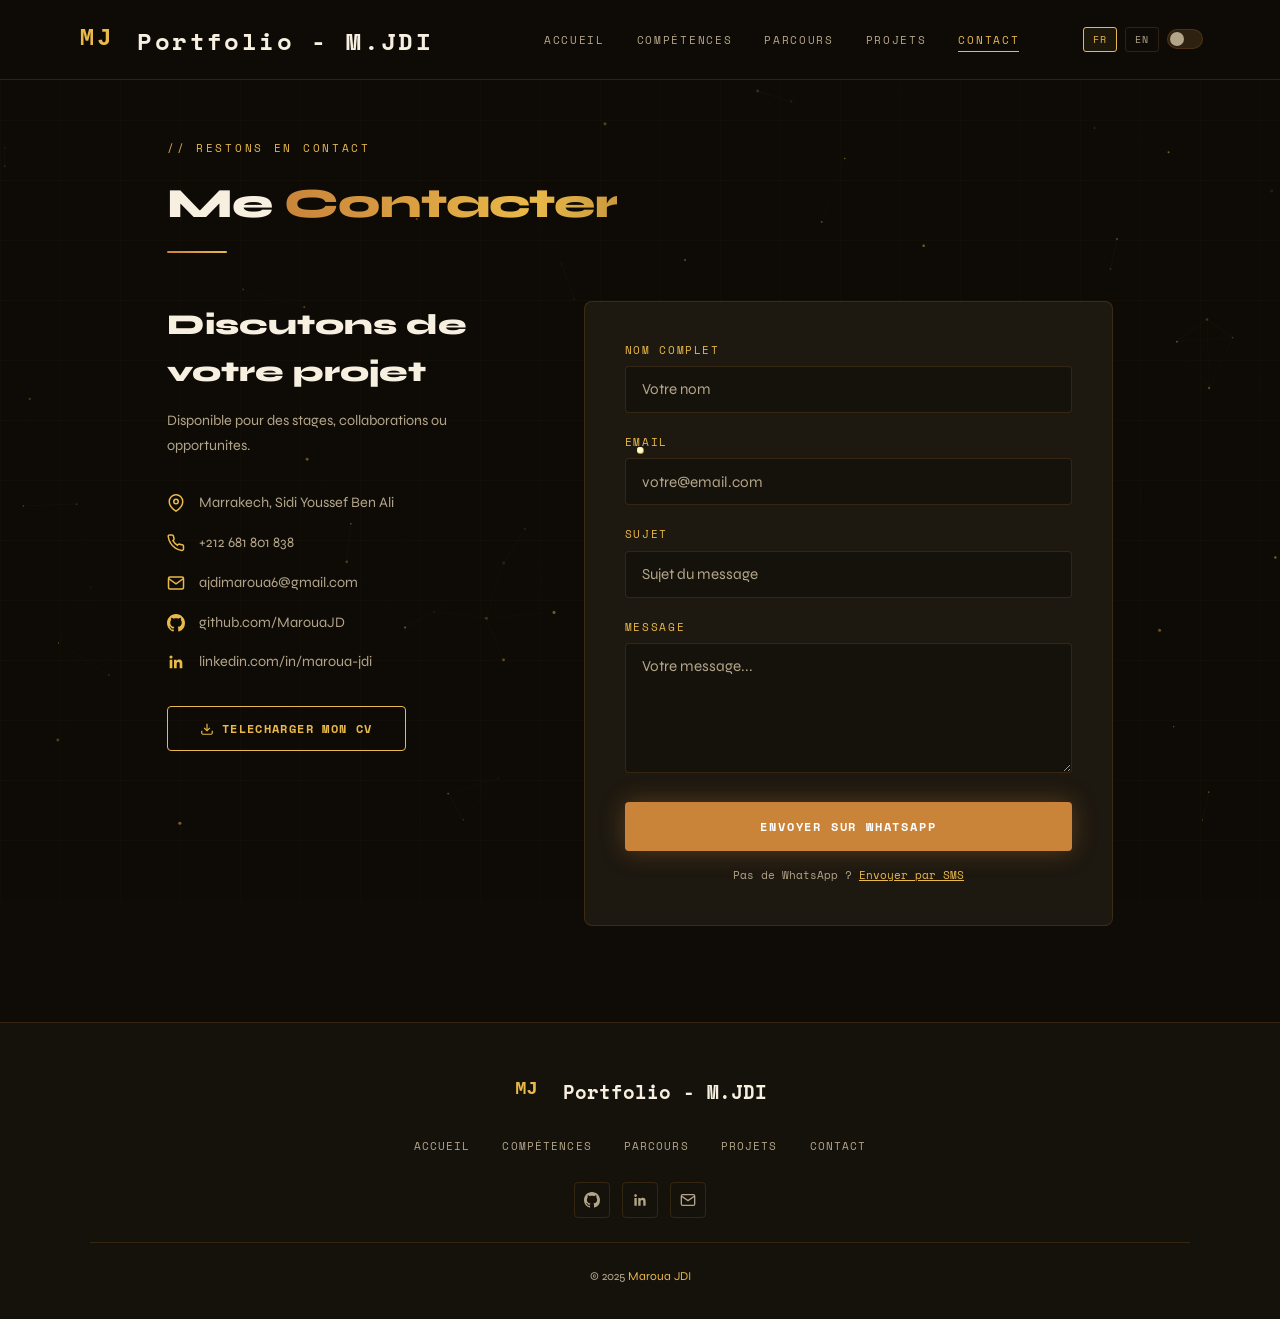
<file: pages/contact.html>
<!DOCTYPE html>
<html lang="fr">
<head>
  <meta charset="UTF-8"/>
  <meta name="viewport" content="width=device-width,initial-scale=1.0"/>
  <title>Contact &mdash; Maroua JDI</title>
  <link rel="stylesheet" href="../css/style.css"/>
  <link href="https://fonts.googleapis.com/css2?family=Space+Mono:wght@400;700&family=Syne:wght@400;600;700;800&display=swap" rel="stylesheet"/>
  <style>
    .sending-overlay{display:none;position:fixed;inset:0;background:rgba(0,0,0,.55);z-index:999;align-items:center;justify-content:center;flex-direction:column;gap:1rem}
    .sending-overlay.show{display:flex}
    .spinner{width:42px;height:42px;border:3px solid rgba(233,185,73,.15);border-top-color:var(--cyan);border-radius:50%;animation:spin .8s linear infinite}
    @keyframes spin{to{transform:rotate(360deg)}}
    .sending-overlay p{color:var(--cyan);font-family:var(--ff-mono);font-size:.8rem;letter-spacing:.12em}
    .toast{position:fixed;bottom:2rem;right:2rem;padding:.9rem 1.5rem;border-radius:6px;font-family:var(--ff-mono);font-size:.78rem;letter-spacing:.08em;z-index:1000;transform:translateY(80px);opacity:0;transition:all .4s;pointer-events:none}
    .toast.show{transform:translateY(0);opacity:1}
    .toast.success{background:rgba(233,185,73,.12);border:1px solid rgba(233,185,73,.3);color:var(--cyan)}
    .toast.error{background:rgba(255,80,80,.1);border:1px solid rgba(255,80,80,.3);color:#ff6666}
  </style>
</head>
<body>
<canvas id="particles"></canvas>

<div class="sending-overlay" id="overlay">
  <div class="spinner"></div>
  <p data-fr="Envoi en cours..." data-en="Sending...">Envoi en cours...</p>
</div>

<div class="toast" id="toast"></div>

<nav class="navbar" id="navbar">
  <div class="logo" style="font-size:1.5rem">
    <svg width="32" height="32" viewBox="0 0 24 24" fill="currentColor" style="margin-right:0.7rem">
      <text x="2" y="20" font-family="monospace" font-size="18" font-weight="bold">MJ</text>
    </svg>
    Portfolio  - M.JDI
  </div>
  <ul class="nav-links" id="nav-links">
    <li><a href="../index.html" data-fr="Accueil" data-en="Home">Accueil</a></li>
    <li><a href="skills.html" data-fr="Comp&eacute;tences" data-en="Skills">Comp&eacute;tences</a></li>
    <li><a href="parcours.html" data-fr="Parcours" data-en="Background">Parcours</a></li>
    <li><a href="projects.html" data-fr="Projets" data-en="Projects">Projets</a></li>
    <li><a href="contact.html" class="active" data-fr="Contact" data-en="Contact">Contact</a></li>
    <li><a href="admin.html" class="admin-lnk">Admin</a></li>
    <li class="nav-controls">
      <button class="lang-btn active-lang" id="btn-fr" onclick="setLang('fr')">FR</button>
      <button class="lang-btn" id="btn-en" onclick="setLang('en')">EN</button>
      <button class="theme-btn" onclick="toggleTheme()" title="Changer le theme"></button>
    </li>
  </ul>
  <div class="hamburger" onclick="document.getElementById('nav-links').classList.toggle('open')">&#9776;</div>
</nav>

<div class="contact-wrap">
  <div class="sec-head" style="text-align:left;margin-bottom:3rem">
    <span class="sec-tag" data-fr="// restons en contact" data-en="// get in touch">// restons en contact</span>
    <h2 class="sec-title" data-fr="Me <span>Contacter</span>" data-en="<span>Contact</span> Me">Me <span>Contacter</span></h2>
    <div class="sec-line" style="margin-left:0"></div>
  </div>

  <div class="contact-grid">

    <!-- INFO -->
    <div class="contact-info">
      <h2 data-fr="Discutons de votre projet" data-en="Let us talk about your project">Discutons de votre projet</h2>
      <p data-fr="Disponible pour des stages, collaborations ou opportunites. N hesitez pas a me contacter !" data-en="Available for internships, collaborations or opportunities. Feel free to reach out!">Disponible pour des stages, collaborations ou opportunites.</p>

      <div class="c-item">
        <svg width="18" height="18" viewBox="0 0 24 24" fill="none" stroke="currentColor" stroke-width="2"><path d="M21 10c0 7-9 13-9 13s-9-6-9-13a9 9 0 0 1 18 0z"/><circle cx="12" cy="10" r="3"/></svg>
        <span>Marrakech, Sidi Youssef Ben Ali</span>
      </div>
      <div class="c-item">
        <svg width="18" height="18" viewBox="0 0 24 24" fill="none" stroke="currentColor" stroke-width="2"><path d="M22 16.92v3a2 2 0 0 1-2.18 2 19.79 19.79 0 0 1-8.63-3.07A19.5 19.5 0 0 1 4.69 12 19.79 19.79 0 0 1 1.61 3.37 2 2 0 0 1 3.6 1.18h3a2 2 0 0 1 2 1.72c.127.96.361 1.903.7 2.81a2 2 0 0 1-.45 2.11L7.91 8.9a16 16 0 0 0 6.09 6.09l.88-.88a2 2 0 0 1 2.11-.45c.907.339 1.85.573 2.81.7A2 2 0 0 1 22 16.92z"/></svg>
        <a href="tel:+212681801838">+212 681 801 838</a>
      </div>
      <div class="c-item">
        <svg width="18" height="18" viewBox="0 0 24 24" fill="none" stroke="currentColor" stroke-width="2"><path d="M4 4h16c1.1 0 2 .9 2 2v12c0 1.1-.9 2-2 2H4c-1.1 0-2-.9-2-2V6c0-1.1.9-2 2-2z"/><polyline points="22,6 12,13 2,6"/></svg>
        <a href="mailto:ajdimaroua6@gmail.com">ajdimaroua6@gmail.com</a>
      </div>
      <div class="c-item">
        <svg width="18" height="18" viewBox="0 0 24 24" fill="currentColor"><path d="M12 0C5.37 0 0 5.37 0 12c0 5.31 3.435 9.795 8.205 11.385.6.105.825-.255.825-.57 0-.285-.015-1.23-.015-2.235-3.015.555-3.795-.735-4.035-1.41-.135-.345-.72-1.41-1.23-1.695-.42-.225-1.02-.78-.015-.795.945-.015 1.62.87 1.845 1.23 1.08 1.815 2.805 1.305 3.495.99.105-.78.42-1.305.765-1.605-2.67-.3-5.46-1.335-5.46-5.925 0-1.305.465-2.385 1.23-3.225-.12-.3-.54-1.53.12-3.18 0 0 1.005-.315 3.3 1.23.96-.27 1.98-.405 3-.405s2.04.135 3 .405c2.295-1.56 3.3-1.23 3.3-1.23.66 1.65.24 2.88.12 3.18.765.84 1.23 1.905 1.23 3.225 0 4.605-2.805 5.625-5.475 5.925.435.375.81 1.095.81 2.22 0 1.605-.015 2.895-.015 3.3 0 .315.225.69.825.57A12.02 12.02 0 0 0 24 12c0-6.63-5.37-12-12-12z"/></svg>
        <a href="https://github.com/MarouaJD" target="_blank">github.com/MarouaJD</a>
      </div>
      <div class="c-item">
        <svg width="18" height="18" viewBox="0 0 24 24" fill="currentColor"><path d="M20.447 20.452h-3.554v-5.569c0-1.328-.027-3.037-1.852-3.037-1.853 0-2.136 1.445-2.136 2.939v5.667H9.351V9h3.414v1.561h.046c.477-.9 1.637-1.85 3.37-1.85 3.601 0 4.267 2.37 4.267 5.455v6.286zM5.337 7.433a2.062 2.062 0 0 1-2.063-2.065 2.064 2.064 0 1 1 2.063 2.065zm1.782 13.019H3.555V9h3.564v11.452z"/></svg>
        <a href="https://linkedin.com/in/maroua-jdi/" target="_blank">linkedin.com/in/maroua-jdi</a>
      </div>
      <div style="margin-top:2rem">
        <a href="../uploads/Cv_Maroua%20JDI.pdf" download="Cv_Maroua JDI.pdf" class="btn-o">
          <svg width="14" height="14" viewBox="0 0 24 24" fill="none" stroke="currentColor" stroke-width="2"><path d="M21 15v4a2 2 0 0 1-2 2H5a2 2 0 0 1-2-2v-4"/><polyline points="7 10 12 15 17 10"/><line x1="12" y1="15" x2="12" y2="3"/></svg>
          <span data-fr="Telecharger mon CV" data-en="Download my CV">Telecharger mon CV</span>
        </a>
      </div>
    </div>

    <!-- FORM -->
    <div class="contact-form-box">
      <div id="form-success" class="form-success">
        <svg width="44" height="44" viewBox="0 0 24 24" fill="none" stroke="#e9b949" stroke-width="1.5" style="margin:0 auto 1rem;display:block"><polyline points="20 6 9 17 4 12"/></svg>
        <p data-fr="Message envoye avec succes ! Je vous repondrai bientot." data-en="Message sent! I will reply soon.">Message envoye avec succes ! Je vous repondrai bientot.</p>
      </div>
      <div id="form-content">
        <div class="form-group">
          <label data-fr="Nom complet" data-en="Full name">Nom complet</label>
          <input type="text" id="fname" data-placeholder-fr="Votre nom" data-placeholder-en="Your name" placeholder="Votre nom"/>
        </div>
        <div class="form-group">
          <label>Email</label>
          <input type="email" id="femail" placeholder="votre@email.com"/>
        </div>
        <div class="form-group">
          <label data-fr="Sujet" data-en="Subject">Sujet</label>
          <input type="text" id="fsubject" data-placeholder-fr="Sujet du message" data-placeholder-en="Message subject" placeholder="Sujet du message"/>
        </div>
        <div class="form-group">
          <label data-fr="Message" data-en="Message">Message</label>
          <textarea id="fmessage" data-placeholder-fr="Votre message..." data-placeholder-en="Your message..." placeholder="Votre message..."></textarea>
        </div>
        <button class="submit-btn" id="submit-btn" onclick="sendMsg()">
          <span id="btn-label" data-fr="ENVOYER SUR WHATSAPP" data-en="SEND ON WHATSAPP">ENVOYER SUR WHATSAPP</span>
        </button>
        <p style="text-align:center;margin-top:1rem;font-family:var(--ff-mono);font-size:.68rem;color:var(--muted)">
          <span data-fr="Pas de WhatsApp ?" data-en="No WhatsApp?">Pas de WhatsApp ?</span>
          <a href="#" onclick="sendSms();return false" style="color:var(--cyan);text-decoration:underline" data-fr="Envoyer par SMS" data-en="Send by SMS">Envoyer par SMS</a>
        </p>
      </div>
    </div>

  </div>
</div>

<footer>
  <div class="footer-inner">
    <div class="footer-logo" style="font-size:1.2rem">
    <svg width="28" height="28" viewBox="0 0 24 24" fill="currentColor" style="margin-right:0.6rem">
      <text x="2" y="20" font-family="monospace" font-size="16" font-weight="bold">MJ</text>
    </svg>
    Portfolio  - M.JDI
  </div>
    <ul class="footer-links">
      <li><a href="../index.html" data-fr="Accueil" data-en="Home">Accueil</a></li>
      <li><a href="skills.html" data-fr="Comp&eacute;tences" data-en="Skills">Comp&eacute;tences</a></li>
    <li><a href="parcours.html" data-fr="Parcours" data-en="Background">Parcours</a></li>
    <li><a href="projects.html" data-fr="Projets" data-en="Projects">Projets</a></li>
      <li><a href="contact.html" data-fr="Contact" data-en="Contact">Contact</a></li>
    </ul>
    <div class="footer-socials">
      <a href="https://github.com/MarouaJD" target="_blank"><svg width="16" height="16" viewBox="0 0 24 24" fill="currentColor"><path d="M12 0C5.37 0 0 5.37 0 12c0 5.31 3.435 9.795 8.205 11.385.6.105.825-.255.825-.57 0-.285-.015-1.23-.015-2.235-3.015.555-3.795-.735-4.035-1.41-.135-.345-.72-1.41-1.23-1.695-.42-.225-1.02-.78-.015-.795.945-.015 1.62.87 1.845 1.23 1.08 1.815 2.805 1.305 3.495.99.105-.78.42-1.305.765-1.605-2.67-.3-5.46-1.335-5.46-5.925 0-1.305.465-2.385 1.23-3.225-.12-.3-.54-1.53.12-3.18 0 0 1.005-.315 3.3 1.23.96-.27 1.98-.405 3-.405s2.04.135 3 .405c2.295-1.56 3.3-1.23 3.3-1.23.66 1.65.24 2.88.12 3.18.765.84 1.23 1.905 1.23 3.225 0 4.605-2.805 5.625-5.475 5.925.435.375.81 1.095.81 2.22 0 1.605-.015 2.895-.015 3.3 0 .315.225.69.825.57A12.02 12.02 0 0 0 24 12c0-6.63-5.37-12-12-12z"/></svg></a>
      <a href="https://linkedin.com/in/maroua-jdi/" target="_blank"><svg width="16" height="16" viewBox="0 0 24 24" fill="currentColor"><path d="M20.447 20.452h-3.554v-5.569c0-1.328-.027-3.037-1.852-3.037-1.853 0-2.136 1.445-2.136 2.939v5.667H9.351V9h3.414v1.561h.046c.477-.9 1.637-1.85 3.37-1.85 3.601 0 4.267 2.37 4.267 5.455v6.286zM5.337 7.433a2.062 2.062 0 0 1-2.063-2.065 2.064 2.064 0 1 1 2.063 2.065zm1.782 13.019H3.555V9h3.564v11.452z"/></svg></a>
      <a href="mailto:ajdimaroua6@gmail.com"><svg width="16" height="16" viewBox="0 0 24 24" fill="none" stroke="currentColor" stroke-width="2"><path d="M4 4h16c1.1 0 2 .9 2 2v12c0 1.1-.9 2-2 2H4c-1.1 0-2-.9-2-2V6c0-1.1.9-2 2-2z"/><polyline points="22,6 12,13 2,6"/></svg></a>
    </div>
    <div class="footer-copy"><p>&copy; 2025 <em>Maroua JDI</em></p></div>
  </div>
</footer>

<script src="../js/particles.js"></script>
<script src="../js/main.js"></script>
<script>
// ── THEME (dark / light) : meme logique que les autres pages ──
function toggleTheme(){
  document.body.classList.toggle('light');
  localStorage.setItem('theme', document.body.classList.contains('light') ? 'light' : 'dark');
}
if(localStorage.getItem('theme') === 'light') document.body.classList.add('light');

// ── ENVOI DU MESSAGE VIA WHATSAPP / SMS (aucun serveur requis) ──
// Numero qui recoit les messages (meme que celui affiche sur le site)
const OWNER_PHONE = '212681801838'; // format international sans "+"

function buildMessageText(){
  const name    = document.getElementById('fname').value.trim();
  const email   = document.getElementById('femail').value.trim();
  const subject = document.getElementById('fsubject').value.trim();
  const message = document.getElementById('fmessage').value.trim();
  if(!name || !email || !message){
    showToast('Veuillez remplir tous les champs obligatoires.', 'error');
    return null;
  }
  // trace dans l'admin (onglet Messages)
  const msgs = JSON.parse(localStorage.getItem('contact_messages') || '[]');
  msgs.unshift({ name, email, subject, message, time: new Date().toISOString() });
  localStorage.setItem('contact_messages', JSON.stringify(msgs));

  return 'Nouveau message depuis le portfolio\n'
    + 'Nom: ' + name + '\n'
    + 'Email: ' + email + '\n'
    + (subject ? 'Sujet: ' + subject + '\n' : '')
    + 'Message: ' + message;
}

function showSuccessScreen(note){
  document.getElementById('overlay').classList.remove('show');
  document.getElementById('form-content').style.display = 'none';
  document.getElementById('form-success').style.display  = 'block';
  showToast(note, 'success');
}

async function sendMsg(){
  const text = buildMessageText();
  if(!text) return;

  document.getElementById('overlay').classList.add('show');
  document.getElementById('submit-btn').disabled = true;

  const url = 'https://wa.me/' + OWNER_PHONE + '?text=' + encodeURIComponent(text);
  setTimeout(() => {
    window.open(url, '_blank');
    showSuccessScreen('WhatsApp vient de s\'ouvrir : cliquez sur Envoyer pour me transmettre votre message.');
    document.getElementById('submit-btn').disabled = false;
  }, 500);
}

function sendSms(){
  const text = buildMessageText();
  if(!text) return;
  document.getElementById('overlay').classList.add('show');
  const url = 'sms:' + OWNER_PHONE + '?body=' + encodeURIComponent(text);
  setTimeout(() => {
    window.location.href = url;
    showSuccessScreen('Votre application SMS vient de s\'ouvrir : appuyez sur Envoyer.');
  }, 400);
}

// ── TOAST NOTIFICATION ──
function showToast(msg, type='success'){
  const t = document.getElementById('toast');
  t.textContent = msg;
  t.className = 'toast ' + type;
  setTimeout(() => t.classList.add('show'), 10);
  setTimeout(() => t.classList.remove('show'), 4000);
}

// ── LANG ──
function setLang(l){
  document.getElementById('btn-fr').classList.toggle('active-lang', l==='fr');
  document.getElementById('btn-en').classList.toggle('active-lang', l==='en');
  document.querySelectorAll('[data-'+l+']').forEach(el => el.innerHTML = el.getAttribute('data-'+l));
  document.querySelectorAll('[data-placeholder-'+l+']').forEach(el => el.placeholder = el.getAttribute('data-placeholder-'+l));
  localStorage.setItem('lang', l);
}
const sv = localStorage.getItem('lang');
if(sv && sv !== 'fr') setTimeout(() => setLang(sv), 100);

// ── SCROLL SHADOW ──
window.addEventListener('scroll', () => {
  const nav = document.getElementById('navbar');
  if(window.scrollY > 20) nav.classList.add('shadow');
  else nav.classList.remove('shadow');
});

</script>
<script src="../js/animations.js"></script>
</file>
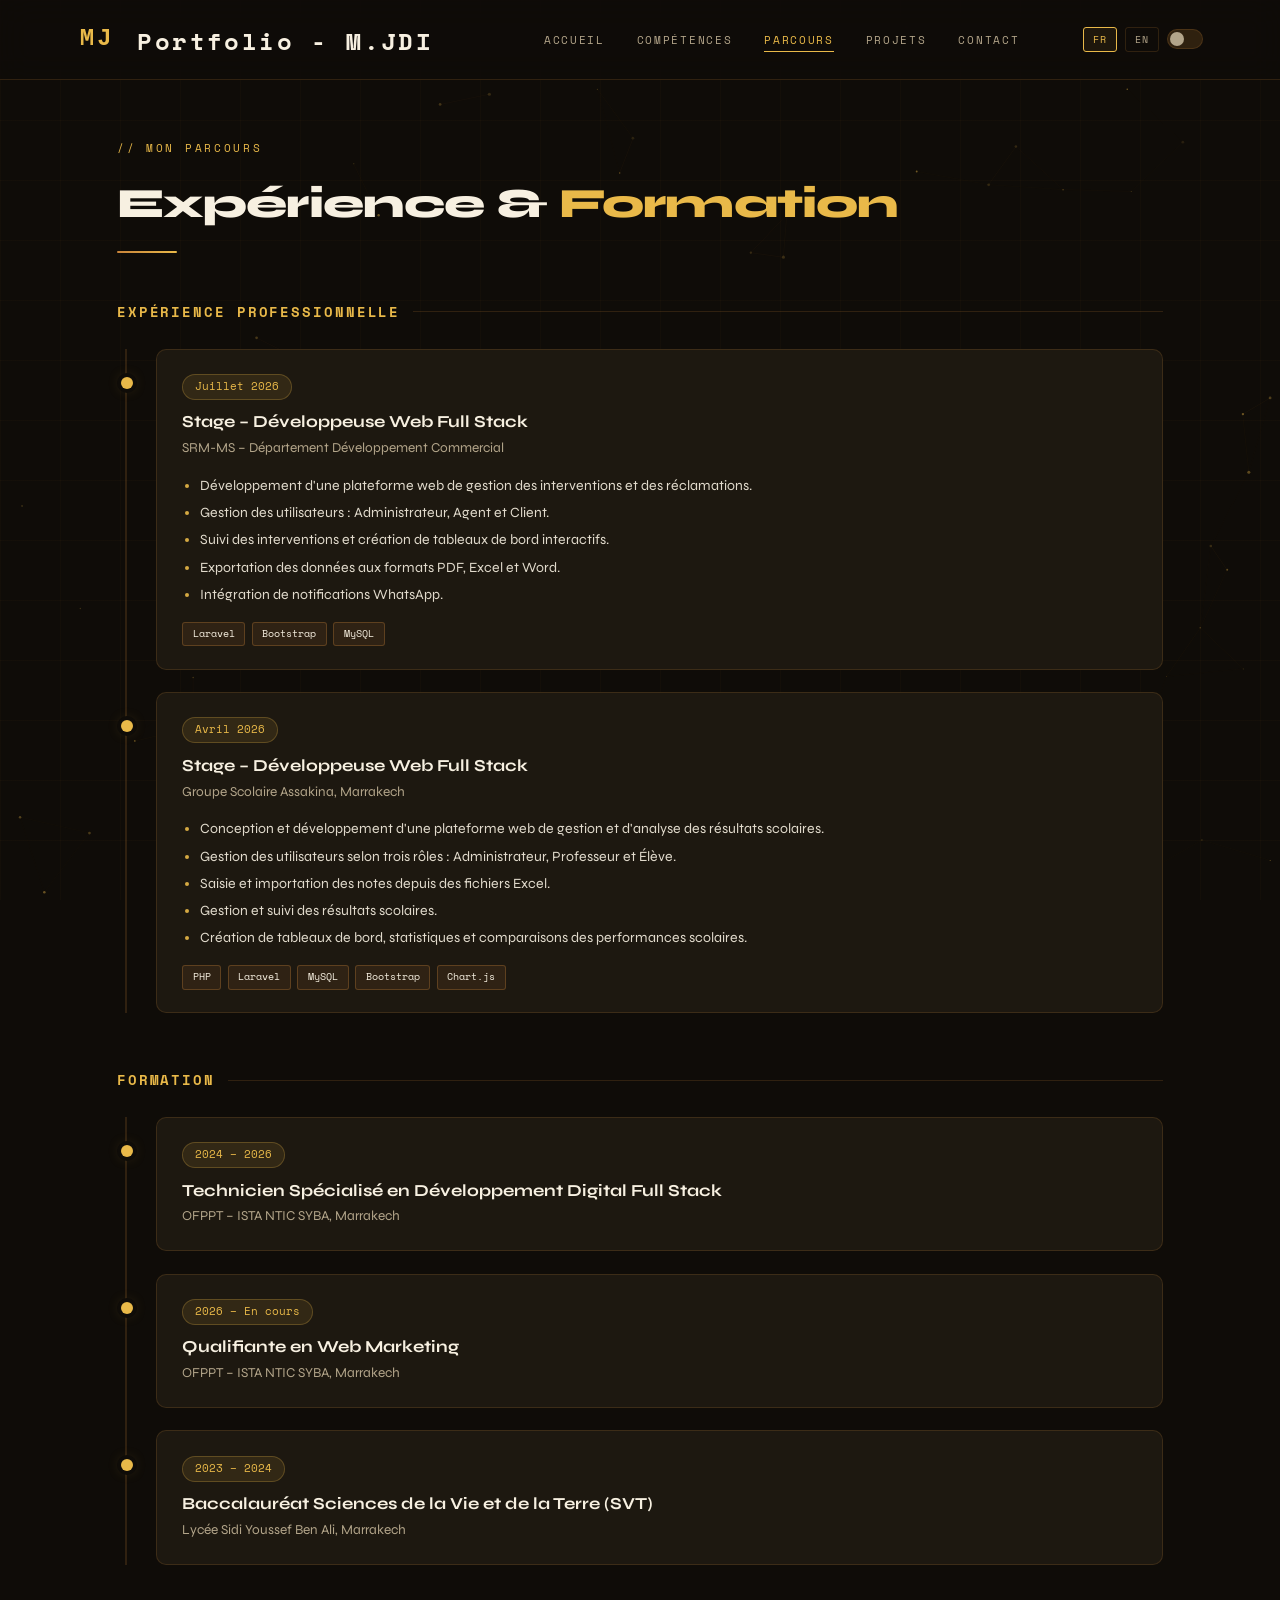
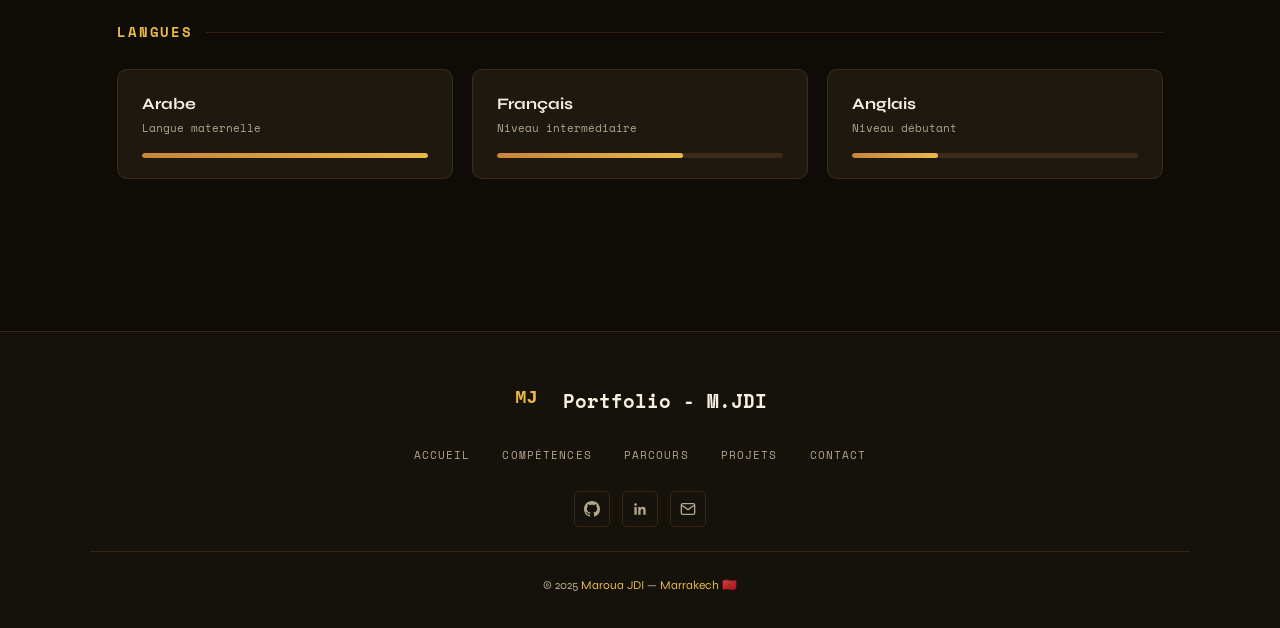
<file: pages/parcours.html>
<!DOCTYPE html>
<html lang="fr">
<head>
  <meta charset="UTF-8"/>
  <meta name="viewport" content="width=device-width,initial-scale=1.0"/>
  <title>Parcours &mdash; Maroua JDI</title>
  <link rel="stylesheet" href="../css/style.css"/>
  <link href="https://fonts.googleapis.com/css2?family=Space+Mono:wght@400;700&family=Syne:wght@400;600;700;800&display=swap" rel="stylesheet"/>
  <style>
    /* ── SKILLS PAGE SPECIFIC ── */
    .skills-page{position:relative;z-index:1;padding:140px 6% 6rem;max-width:1200px;margin:0 auto}

    /* CATEGORY TABS */
    .cat-tabs{display:flex;justify-content:center;gap:.75rem;flex-wrap:wrap;margin-bottom:4rem}
    .cat-tab{padding:.55rem 1.4rem;background:transparent;border:1px solid var(--border);border-radius:3px;color:var(--muted);cursor:pointer;font-family:var(--ff-mono);font-size:.7rem;letter-spacing:.12em;text-transform:uppercase;transition:all .25s}
    .cat-tab.active,.cat-tab:hover{border-color:var(--cyan);color:var(--cyan);background:rgba(233,185,73,.06)}

    /* SKILL CATEGORY BLOCK */
    .skills-category{margin-bottom:4rem;opacity:0;transform:translateY(20px);transition:opacity .6s,transform .6s}
    .skills-category.vis{opacity:1;transform:translateY(0)}
    .cat-header{display:flex;align-items:center;gap:1rem;margin-bottom:2rem;padding-bottom:1rem;border-bottom:1px solid var(--border)}
    .cat-icon{width:48px;height:48px;border-radius:8px;display:flex;align-items:center;justify-content:center;background:rgba(201,132,58,.1);border:1px solid var(--border);flex-shrink:0}
    .cat-title{font-size:1.3rem;font-weight:800;color:var(--text)}
    .cat-sub{color:var(--muted);font-size:.8rem;font-family:var(--ff-mono);margin-top:.2rem}

    /* SKILL BARS */
    .skill-list{display:flex;flex-direction:column;gap:1.2rem}
    .skill-item{display:grid;grid-template-columns:160px 1fr 48px;align-items:center;gap:1rem}
    .skill-name{font-size:.9rem;font-weight:600;color:var(--text)}
    .skill-track{height:6px;background:rgba(128,128,128,.12);border-radius:3px;overflow:hidden;position:relative}
    .skill-fill{height:100%;width:0;border-radius:3px;background:linear-gradient(90deg,var(--blue),var(--cyan));transition:width 1.2s cubic-bezier(.4,0,.2,1);box-shadow:0 0 8px var(--glow-c)}
    .skills-category.vis .skill-fill{width:var(--w)}
    .skill-pct{font-family:var(--ff-mono);font-size:.7rem;color:var(--cyan);text-align:right}

    /* TECH BADGES GRID */
    .badges-wrap{margin-top:3rem}
    .badges-title{font-family:var(--ff-mono);font-size:.7rem;letter-spacing:.2em;color:var(--muted);text-transform:uppercase;margin-bottom:1.2rem}
    .badges-grid{display:flex;flex-wrap:wrap;gap:.6rem}
    .badge-tech{padding:.4rem 1rem;background:var(--panel);border:1px solid var(--border);border-radius:4px;font-family:var(--ff-mono);font-size:.72rem;color:var(--muted);letter-spacing:.06em;transition:all .25s;cursor:default}
    .badge-tech:hover{border-color:var(--cyan);color:var(--cyan);background:rgba(233,185,73,.06);transform:translateY(-2px)}

    /* STATS ROW */
    .stats-row{display:grid;grid-template-columns:repeat(auto-fit,minmax(140px,1fr));gap:1rem;margin-bottom:4rem}
    .stat-box{background:var(--panel);border:1px solid var(--border);border-radius:8px;padding:1.5rem;text-align:center;transition:border-color .3s,transform .3s}
    .stat-box:hover{border-color:var(--cyan);transform:translateY(-4px)}
    .stat-box .num{font-family:var(--ff-mono);font-size:2rem;font-weight:700;color:var(--cyan);display:block}
    .stat-box .lbl{color:var(--muted);font-size:.75rem;font-family:var(--ff-mono);letter-spacing:.08em;text-transform:uppercase;margin-top:.3rem}

    @media(max-width:600px){
      .skill-item{grid-template-columns:120px 1fr 40px}
      .skill-name{font-size:.8rem}
    }
  </style>
</head>
<body>
<canvas id="particles"></canvas>

<nav class="navbar" id="navbar">
  <div class="logo" style="font-size:1.5rem">
    <svg width="32" height="32" viewBox="0 0 24 24" fill="currentColor" style="margin-right:0.7rem">
      <text x="2" y="20" font-family="monospace" font-size="18" font-weight="bold">MJ</text>
    </svg>
    Portfolio  - M.JDI
  </div>
  <ul class="nav-links" id="nav-links">
    <li><a href="../index.html" data-fr="Accueil" data-en="Home">Accueil</a></li>
    <li><a href="skills.html" data-fr="Comp&eacute;tences" data-en="Skills">Comp&eacute;tences</a></li>
    <li><a href="parcours.html" class="active" data-fr="Parcours" data-en="Background">Parcours</a></li>
    <li><a href="projects.html" data-fr="Projets" data-en="Projects">Projets</a></li>
    <li><a href="contact.html" data-fr="Contact" data-en="Contact">Contact</a></li>
    <li><a href="admin.html" class="admin-lnk">Admin</a></li>
    <li class="nav-controls">
      <button class="lang-btn active-lang" id="btn-fr" onclick="setLang('fr')">FR</button>
      <button class="lang-btn" id="btn-en" onclick="setLang('en')">EN</button>
      <button class="theme-btn" onclick="toggleTheme()"></button>
    </li>
  </ul>
  <div class="hamburger" onclick="document.getElementById('nav-links').classList.toggle('open')">&#9776;</div>
</nav>

<div class="skills-page">
  <div class="sec-head" style="text-align:left;margin-bottom:3rem">
    <span class="sec-tag">// mon parcours</span>
    <h1 class="sec-title">Exp&eacute;rience &amp; <span>Formation</span></h1>
    <div class="sec-line" style="margin-left:0"></div>
  </div>
  <div id="parcours-root"></div>
</div>

<footer>
  <div class="footer-inner">
    <div class="footer-logo" style="font-size:1.2rem">
    <svg width="28" height="28" viewBox="0 0 24 24" fill="currentColor" style="margin-right:0.6rem">
      <text x="2" y="20" font-family="monospace" font-size="16" font-weight="bold">MJ</text>
    </svg>
    Portfolio  - M.JDI
  </div>
    <ul class="footer-links">
      <li><a href="../index.html" data-fr="Accueil" data-en="Home">Accueil</a></li>
      <li><a href="skills.html" data-fr="Comp&eacute;tences" data-en="Skills">Comp&eacute;tences</a></li>
    <li><a href="parcours.html" data-fr="Parcours" data-en="Background">Parcours</a></li>
      <li><a href="projects.html" data-fr="Projets" data-en="Projects">Projets</a></li>
      <li><a href="contact.html" data-fr="Contact" data-en="Contact">Contact</a></li>
    </ul>
    <div class="footer-socials">
      <a href="https://github.com/MarouaJD" target="_blank"><svg width="16" height="16" viewBox="0 0 24 24" fill="currentColor"><path d="M12 0C5.37 0 0 5.37 0 12c0 5.31 3.435 9.795 8.205 11.385.6.105.825-.255.825-.57 0-.285-.015-1.23-.015-2.235-3.015.555-3.795-.735-4.035-1.41-.135-.345-.72-1.41-1.23-1.695-.42-.225-1.02-.78-.015-.795.945-.015 1.62.87 1.845 1.23 1.08 1.815 2.805 1.305 3.495.99.105-.78.42-1.305.765-1.605-2.67-.3-5.46-1.335-5.46-5.925 0-1.305.465-2.385 1.23-3.225-.12-.3-.54-1.53.12-3.18 0 0 1.005-.315 3.3 1.23.96-.27 1.98-.405 3-.405s2.04.135 3 .405c2.295-1.56 3.3-1.23 3.3-1.23.66 1.65.24 2.88.12 3.18.765.84 1.23 1.905 1.23 3.225 0 4.605-2.805 5.625-5.475 5.925.435.375.81 1.095.81 2.22 0 1.605-.015 2.895-.015 3.3 0 .315.225.69.825.57A12.02 12.02 0 0 0 24 12c0-6.63-5.37-12-12-12z"/></svg></a>
      <a href="https://linkedin.com/in/maroua-jdi/" target="_blank"><svg width="16" height="16" viewBox="0 0 24 24" fill="currentColor"><path d="M20.447 20.452h-3.554v-5.569c0-1.328-.027-3.037-1.852-3.037-1.853 0-2.136 1.445-2.136 2.939v5.667H9.351V9h3.414v1.561h.046c.477-.9 1.637-1.85 3.37-1.85 3.601 0 4.267 2.37 4.267 5.455v6.286zM5.337 7.433a2.062 2.062 0 0 1-2.063-2.065 2.064 2.064 0 1 1 2.063 2.065zm1.782 13.019H3.555V9h3.564v11.452z"/></svg></a>
      <a href="/cdn-cgi/l/email-protection#30515a54595d51425f45510670575d51595c1e535f5d"><svg width="16" height="16" viewBox="0 0 24 24" fill="none" stroke="currentColor" stroke-width="2"><path d="M4 4h16c1.1 0 2 .9 2 2v12c0 1.1-.9 2-2 2H4c-1.1 0-2-.9-2-2V6c0-1.1.9-2 2-2z"/><polyline points="22,6 12,13 2,6"/></svg></a>
    </div>
    <div class="footer-copy"><p>&copy; 2025 <em>Maroua JDI</em> &mdash; <em>Marrakech &#x1F1F2;&#x1F1E6;</em></p></div>
  </div>
</footer>

<script src="../js/site-data.js"></script>
<script src="../js/projects-store.js"></script>
<script src="../js/cv-store.js"></script>
<script src="../js/particles.js"></script>
<script src="../js/main.js"></script>
<script>
function toggleTheme(){document.body.classList.toggle('light');localStorage.setItem('theme',document.body.classList.contains('light')?'light':'dark')}
if(localStorage.getItem('theme')==='light')document.body.classList.add('light');
function setLang(l){document.getElementById('btn-fr').classList.toggle('active-lang',l==='fr');document.getElementById('btn-en').classList.toggle('active-lang',l==='en');document.querySelectorAll('[data-'+l+']').forEach(el=>el.innerHTML=el.getAttribute('data-'+l));localStorage.setItem('lang',l)}
window.addEventListener('scroll',()=>{const n=document.getElementById('navbar');if(n)n.classList.toggle('scrolled',window.scrollY>50)});

function section(title,html){return html?'<div class="parcours-sec"><h2>'+title+'</h2>'+html+'</div>':''}
function item(p){
  return '<div class="tl-item"><span class="tl-period">'+esc(p.period)+'</span>'+
    '<div class="tl-title">'+esc(p.title)+'</div><div class="tl-org">'+esc(p.org)+'</div>'+
    ((p.points&&p.points.length)?'<ul class="tl-points">'+p.points.map(x=>'<li>'+esc(x)+'</li>').join('')+'</ul>':'')+
    (p.tech?'<div class="tl-tech">'+p.tech.split(',').map(t=>'<span>'+esc(t.trim())+'</span>').join('')+'</div>':'')+'</div>';
}
const all=getParcours(), langues=getLangues();
const exp=all.filter(p=>p.type==='experience'), form=all.filter(p=>p.type!=='experience');
document.getElementById('parcours-root').innerHTML=
  section('Expérience professionnelle',exp.length?'<div class="tl">'+exp.map(item).join('')+'</div>':'')+
  section('Formation',form.length?'<div class="tl">'+form.map(item).join('')+'</div>':'')+
  section('Langues',langues.length?'<div class="lang-grid">'+langues.map(l=>'<div class="lang-card"><b>'+esc(l.name)+'</b><small>'+esc(l.level)+'</small><div class="lang-bar"><i style="width:'+(+l.pct||0)+'%"></i></div></div>').join('')+'</div>':'');

const obs=new IntersectionObserver(es=>es.forEach(e=>{if(e.isIntersecting){e.target.classList.add('vis');obs.unobserve(e.target)}}),{threshold:.05});
document.querySelectorAll('.tl-item,.lang-card').forEach(c=>obs.observe(c));
setTimeout(()=>document.querySelectorAll('.tl-item,.lang-card').forEach(c=>{if(c.getBoundingClientRect().top<innerHeight)c.classList.add('vis')}),100);
const sv=localStorage.getItem('lang');if(sv&&sv!=='fr')setTimeout(()=>setLang(sv),100);
</script>
</body>
</html>
</file>
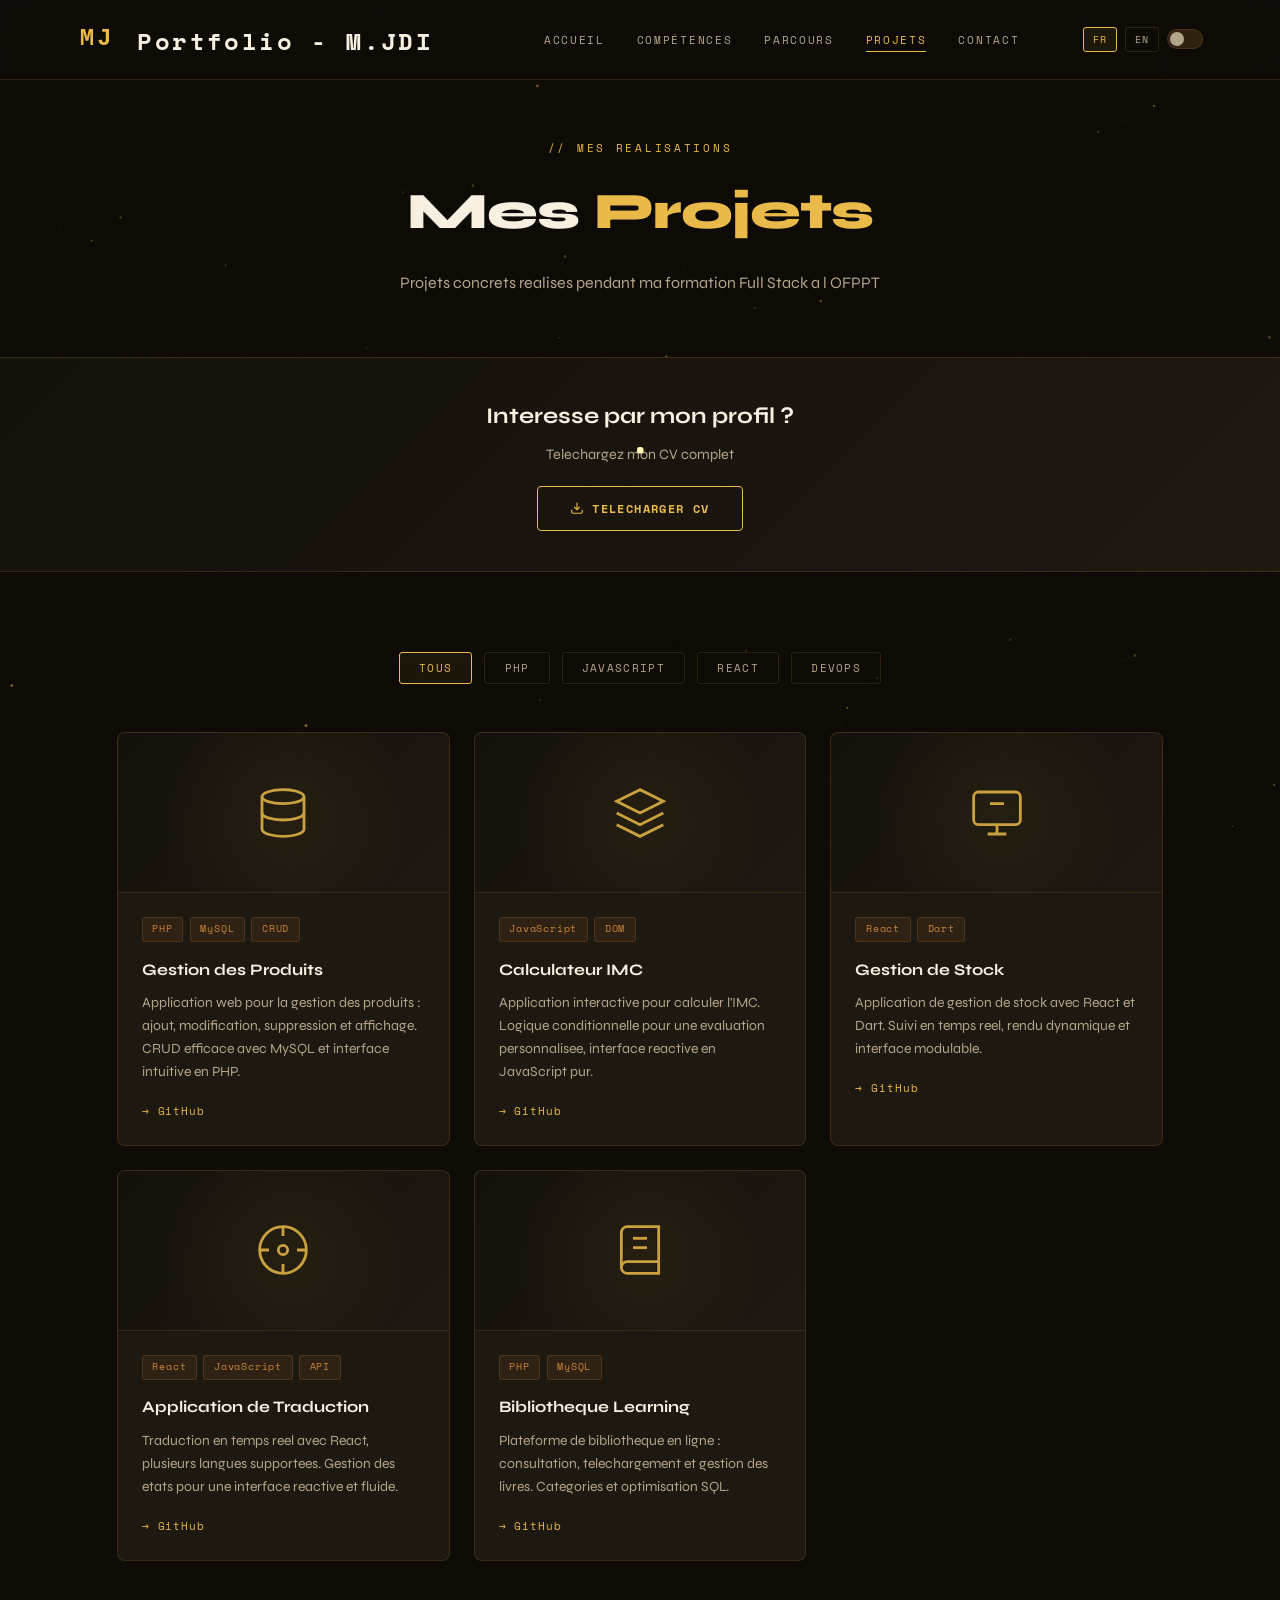
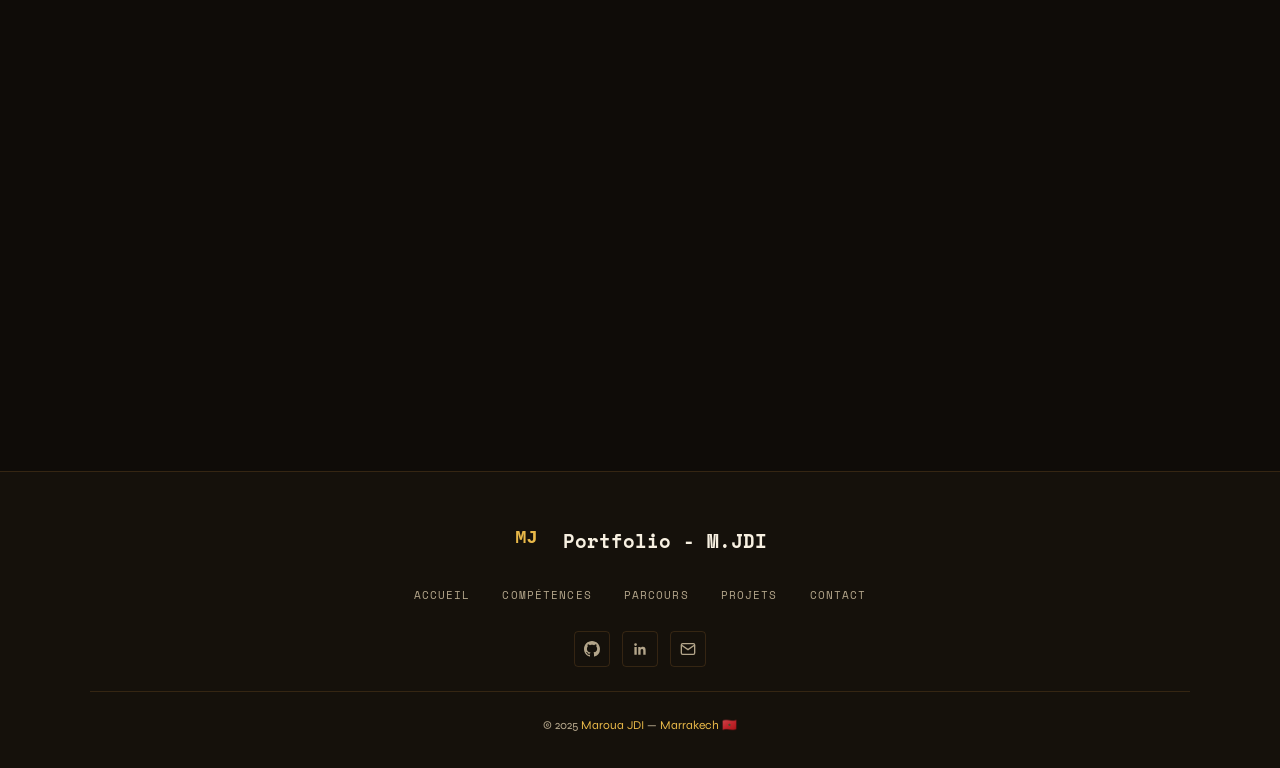
<file: pages/projects.html>
<!DOCTYPE html>
<html lang="fr">
<head>
  <meta charset="UTF-8"/>
  <meta name="viewport" content="width=device-width,initial-scale=1.0"/>
  <title>Projets &mdash; Maroua JDI</title>
  <link rel="stylesheet" href="../css/style.css"/>
  <link href="https://fonts.googleapis.com/css2?family=Space+Mono:wght@400;700&family=Syne:wght@400;600;700;800&display=swap" rel="stylesheet"/>
</head>
<body>
<canvas id="particles"></canvas>
<nav class="navbar" id="navbar">
  <div class="logo" style="font-size:1.5rem">
    <svg width="32" height="32" viewBox="0 0 24 24" fill="currentColor" style="margin-right:0.7rem">
      <text x="2" y="20" font-family="monospace" font-size="18" font-weight="bold">MJ</text>
    </svg>
    Portfolio  - M.JDI
  </div>
  <ul class="nav-links" id="nav-links">
    <li><a href="../index.html" data-fr="Accueil" data-en="Home">Accueil</a></li>
    <li><a href="skills.html" data-fr="Comp&eacute;tences" data-en="Skills">Comp&eacute;tences</a></li>
    <li><a href="parcours.html" data-fr="Parcours" data-en="Background">Parcours</a></li>
    <li><a href="projects.html" class="active" data-fr="Projets" data-en="Projects">Projets</a></li>
    <li><a href="contact.html" data-fr="Contact" data-en="Contact">Contact</a></li>
    <li><a href="admin.html" class="admin-lnk">Admin</a></li>
    <li class="nav-controls">
      <button class="lang-btn active-lang" id="btn-fr" onclick="setLang('fr')">FR</button>
      <button class="lang-btn" id="btn-en" onclick="setLang('en')">EN</button>
      <button class="theme-btn" id="theme-btn" onclick="toggleTheme()" title="Changer le theme"></button>
    </li>
  </ul>
  <div class="hamburger" onclick="document.getElementById('nav-links').classList.toggle('open')">&#9776;</div>
</nav>

<section class="page-hero">
  <span class="sec-tag" data-fr="// mes realisations" data-en="// my work">// mes realisations</span>
  <h1 data-fr="Mes <span style='color:var(--cyan)'>Projets</span>" data-en="My <span style='color:var(--cyan)'>Projects</span>">Mes <span style="color:var(--cyan)">Projets</span></h1>
  <p data-fr="Projets concrets realises pendant ma formation Full Stack a l OFPPT" data-en="Concrete projects built during my Full Stack training at OFPPT">Projets concrets realises pendant ma formation Full Stack a l OFPPT</p>
</section>

<div class="cv-banner">
  <h3 data-fr="Interesse par mon profil ?" data-en="Interested in my profile?">Interesse par mon profil ?</h3>
  <p data-fr="Telechargez mon CV complet" data-en="Download my full resume">Telechargez mon CV complet</p>
  <a href="../uploads/Cv_Maroua%20JDI.pdf" download="Cv_Maroua JDI.pdf" class="btn-o">
    <svg width="14" height="14" viewBox="0 0 24 24" fill="none" stroke="currentColor" stroke-width="2"><path d="M21 15v4a2 2 0 0 1-2 2H5a2 2 0 0 1-2-2v-4"/><polyline points="7 10 12 15 17 10"/><line x1="12" y1="15" x2="12" y2="3"/></svg>
    <span data-fr="Telecharger CV" data-en="Download CV">Telecharger CV</span>
  </a>
</div>

<div class="projects-wrap">
  <div class="filter-bar">
    <button class="f-btn active" onclick="filter('all',this)" data-fr="Tous" data-en="All">Tous</button>
    <button class="f-btn" onclick="filter('php',this)">PHP</button>
    <button class="f-btn" onclick="filter('js',this)">JavaScript</button>
    <button class="f-btn" onclick="filter('react',this)">React</button>
    <button class="f-btn" onclick="filter('devops',this)">DevOps</button>
  </div>
  <div class="projects-grid" id="projects-grid"></div>
</div>

<footer>
  <div class="footer-inner">
    <div class="footer-logo" style="font-size:1.2rem">
    <svg width="28" height="28" viewBox="0 0 24 24" fill="currentColor" style="margin-right:0.6rem">
      <text x="2" y="20" font-family="monospace" font-size="16" font-weight="bold">MJ</text>
    </svg>
    Portfolio  - M.JDI
  </div>
    <ul class="footer-links">
      <li><a href="../index.html" data-fr="Accueil" data-en="Home">Accueil</a></li>
      <li><a href="skills.html" data-fr="Comp&eacute;tences" data-en="Skills">Comp&eacute;tences</a></li>
    <li><a href="parcours.html" data-fr="Parcours" data-en="Background">Parcours</a></li>
      <li><a href="projects.html" data-fr="Projets" data-en="Projects">Projets</a></li>
      <li><a href="contact.html" data-fr="Contact" data-en="Contact">Contact</a></li>
    </ul>
    <div class="footer-socials">
      <a href="https://github.com/MarouaJD" target="_blank"><svg width="16" height="16" viewBox="0 0 24 24" fill="currentColor"><path d="M12 0C5.37 0 0 5.37 0 12c0 5.31 3.435 9.795 8.205 11.385.6.105.825-.255.825-.57 0-.285-.015-1.23-.015-2.235-3.015.555-3.795-.735-4.035-1.41-.135-.345-.72-1.41-1.23-1.695-.42-.225-1.02-.78-.015-.795.945-.015 1.62.87 1.845 1.23 1.08 1.815 2.805 1.305 3.495.99.105-.78.42-1.305.765-1.605-2.67-.3-5.46-1.335-5.46-5.925 0-1.305.465-2.385 1.23-3.225-.12-.3-.54-1.53.12-3.18 0 0 1.005-.315 3.3 1.23.96-.27 1.98-.405 3-.405s2.04.135 3 .405c2.295-1.56 3.3-1.23 3.3-1.23.66 1.65.24 2.88.12 3.18.765.84 1.23 1.905 1.23 3.225 0 4.605-2.805 5.625-5.475 5.925.435.375.81 1.095.81 2.22 0 1.605-.015 2.895-.015 3.3 0 .315.225.69.825.57A12.02 12.02 0 0 0 24 12c0-6.63-5.37-12-12-12z"/></svg></a>
      <a href="https://linkedin.com/in/maroua-jdi/" target="_blank"><svg width="16" height="16" viewBox="0 0 24 24" fill="currentColor"><path d="M20.447 20.452h-3.554v-5.569c0-1.328-.027-3.037-1.852-3.037-1.853 0-2.136 1.445-2.136 2.939v5.667H9.351V9h3.414v1.561h.046c.477-.9 1.637-1.85 3.37-1.85 3.601 0 4.267 2.37 4.267 5.455v6.286zM5.337 7.433a2.062 2.062 0 0 1-2.063-2.065 2.064 2.064 0 1 1 2.063 2.065zm1.782 13.019H3.555V9h3.564v11.452z"/></svg></a>
      <a href="/cdn-cgi/l/email-protection#a2c3c8c6cbcfc3d0cdd7c394e2c5cfc3cbce8cc1cdcf"><svg width="16" height="16" viewBox="0 0 24 24" fill="none" stroke="currentColor" stroke-width="2"><path d="M4 4h16c1.1 0 2 .9 2 2v12c0 1.1-.9 2-2 2H4c-1.1 0-2-.9-2-2V6c0-1.1.9-2 2-2z"/><polyline points="22,6 12,13 2,6"/></svg></a>
    </div>
    <div class="footer-copy"><p>&copy; 2025 <em>Maroua JDI</em> &mdash; <em>Marrakech &#x1F1F2;&#x1F1E6;</em></p></div>
  </div>
</footer>

<script src="../js/site-data.js"></script>
<script src="../js/projects-store.js"></script>
<script src="../js/cv-store.js"></script>
<script src="../js/particles.js"></script>
<script src="../js/main.js"></script>
<script>
// ── THEME ──
function toggleTheme(){
  document.body.classList.toggle('light');
  localStorage.setItem('theme', document.body.classList.contains('light') ? 'light' : 'dark');
}
if(localStorage.getItem('theme') === 'light') document.body.classList.add('light');

// ── RENDU DES PROJETS (depuis le stockage partage) ──
function renderProjects(){
  const grid=document.getElementById('projects-grid');
  const list=getProjects();
  grid.innerHTML='';
  list.forEach((p,i)=>{
    const card=document.createElement('div');
    card.className='proj-card';
    card.dataset.cats=guessCats(p.tags).join(' ');
    card.dataset.delay=String((i%7)*100);
    const tagsHtml=(p.tags||[]).map(t=>'<span class="tag">'+t+'</span>').join('');
    const thumb=p.image
      ? '<img src="'+p.image+'" alt="'+p.titreFr+'" style="width:100%;height:100%;object-fit:cover"/>'
      : '<svg width="56" height="56" viewBox="0 0 24 24" fill="none" stroke="var(--cyan)" stroke-width="1.2">'+(PROJECT_ICONS[p.icon]||PROJECT_ICONS.generic)+'</svg>';
    card.innerHTML=
      '<div class="proj-thumb">'+thumb+'</div>'+
      '<div class="proj-body">'+
      '<div class="proj-tags">'+tagsHtml+'</div>'+
      '<div class="proj-title" data-fr="'+p.titreFr+'" data-en="'+p.titreEn+'">'+p.titreFr+'</div>'+
      '<p class="proj-desc" data-fr="'+p.descFr+'" data-en="'+p.descEn+'">'+p.descFr+'</p>'+
      '<div class="proj-links"><a href="'+p.link+'" target="_blank">&#8594; GitHub</a></div>'+
      '</div>';
    grid.appendChild(card);
  });
  // reveal au scroll pour les cartes rendues
  document.querySelectorAll('.proj-card').forEach(c=>{
    obs.observe(c);
    const r=c.getBoundingClientRect();
    if(r.top<window.innerHeight) setTimeout(()=>c.classList.add('vis'),parseInt(c.dataset.delay||0));
  });
}

// ── FILTER (une carte peut correspondre a plusieurs technologies) ──
function filter(cat,btn){
  document.querySelectorAll('.f-btn').forEach(b=>b.classList.remove('active'));
  btn.classList.add('active');
  document.querySelectorAll('.proj-card').forEach(c=>{
    const cats=(c.dataset.cats||'').split(' ');
    if(cat==='all'||cats.includes(cat)){c.style.display='';setTimeout(()=>c.classList.add('vis'),50)}
    else{c.style.display='none';c.classList.remove('vis')}
  });
}

// ── SCROLL REVEAL ──
const obs=new IntersectionObserver(e=>{e.forEach(x=>{if(x.isIntersecting){setTimeout(()=>x.target.classList.add('vis'),parseInt(x.target.dataset.delay||0));obs.unobserve(x.target)}})},{threshold:.05,rootMargin:'0px 0px -30px 0px'});
renderProjects();

// ── NAVBAR SCROLL ──
window.addEventListener('scroll',()=>document.getElementById('navbar').classList.toggle('scrolled',window.scrollY>50));

// ── LANG ──
function setLang(l){
  document.getElementById('btn-fr').classList.toggle('active-lang',l==='fr');
  document.getElementById('btn-en').classList.toggle('active-lang',l==='en');
  document.querySelectorAll('[data-'+l+']').forEach(el=>el.innerHTML=el.getAttribute('data-'+l));
}
</script>
<script src="../js/animations.js"></script>
</file>
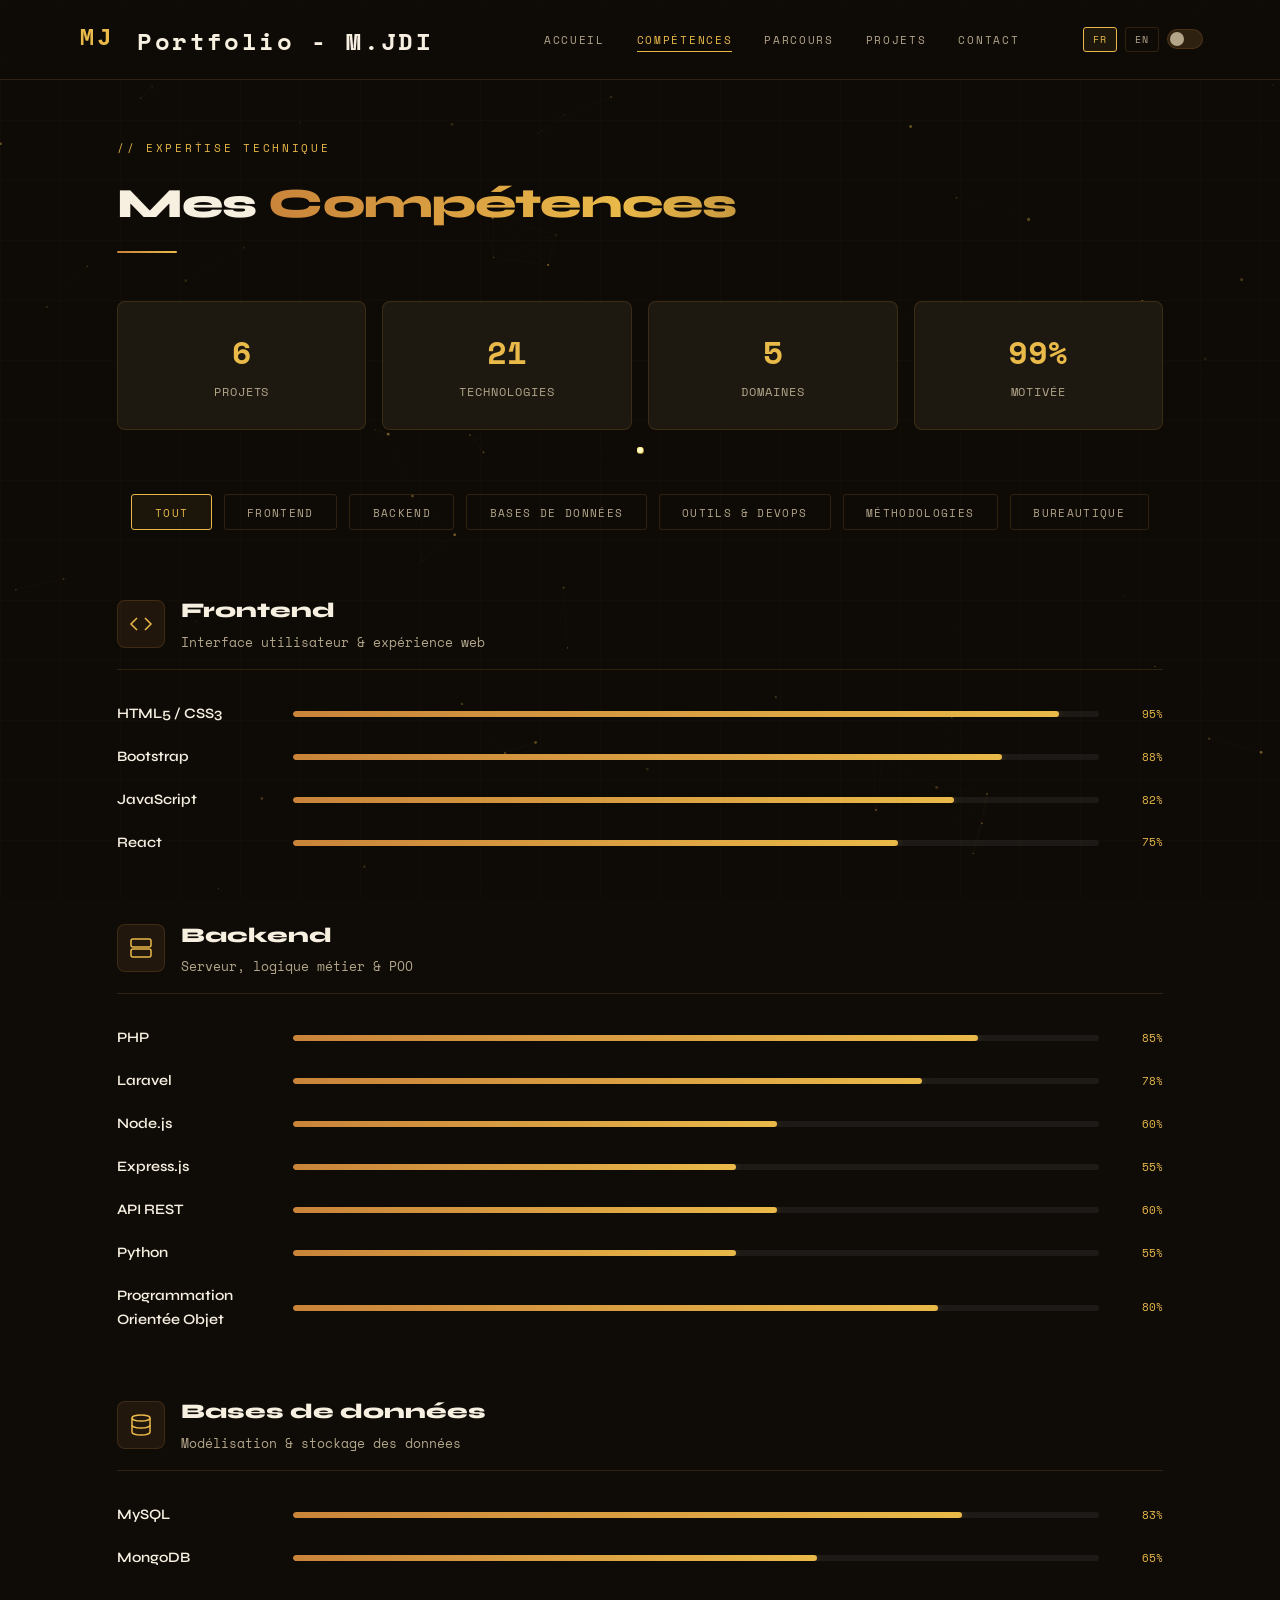
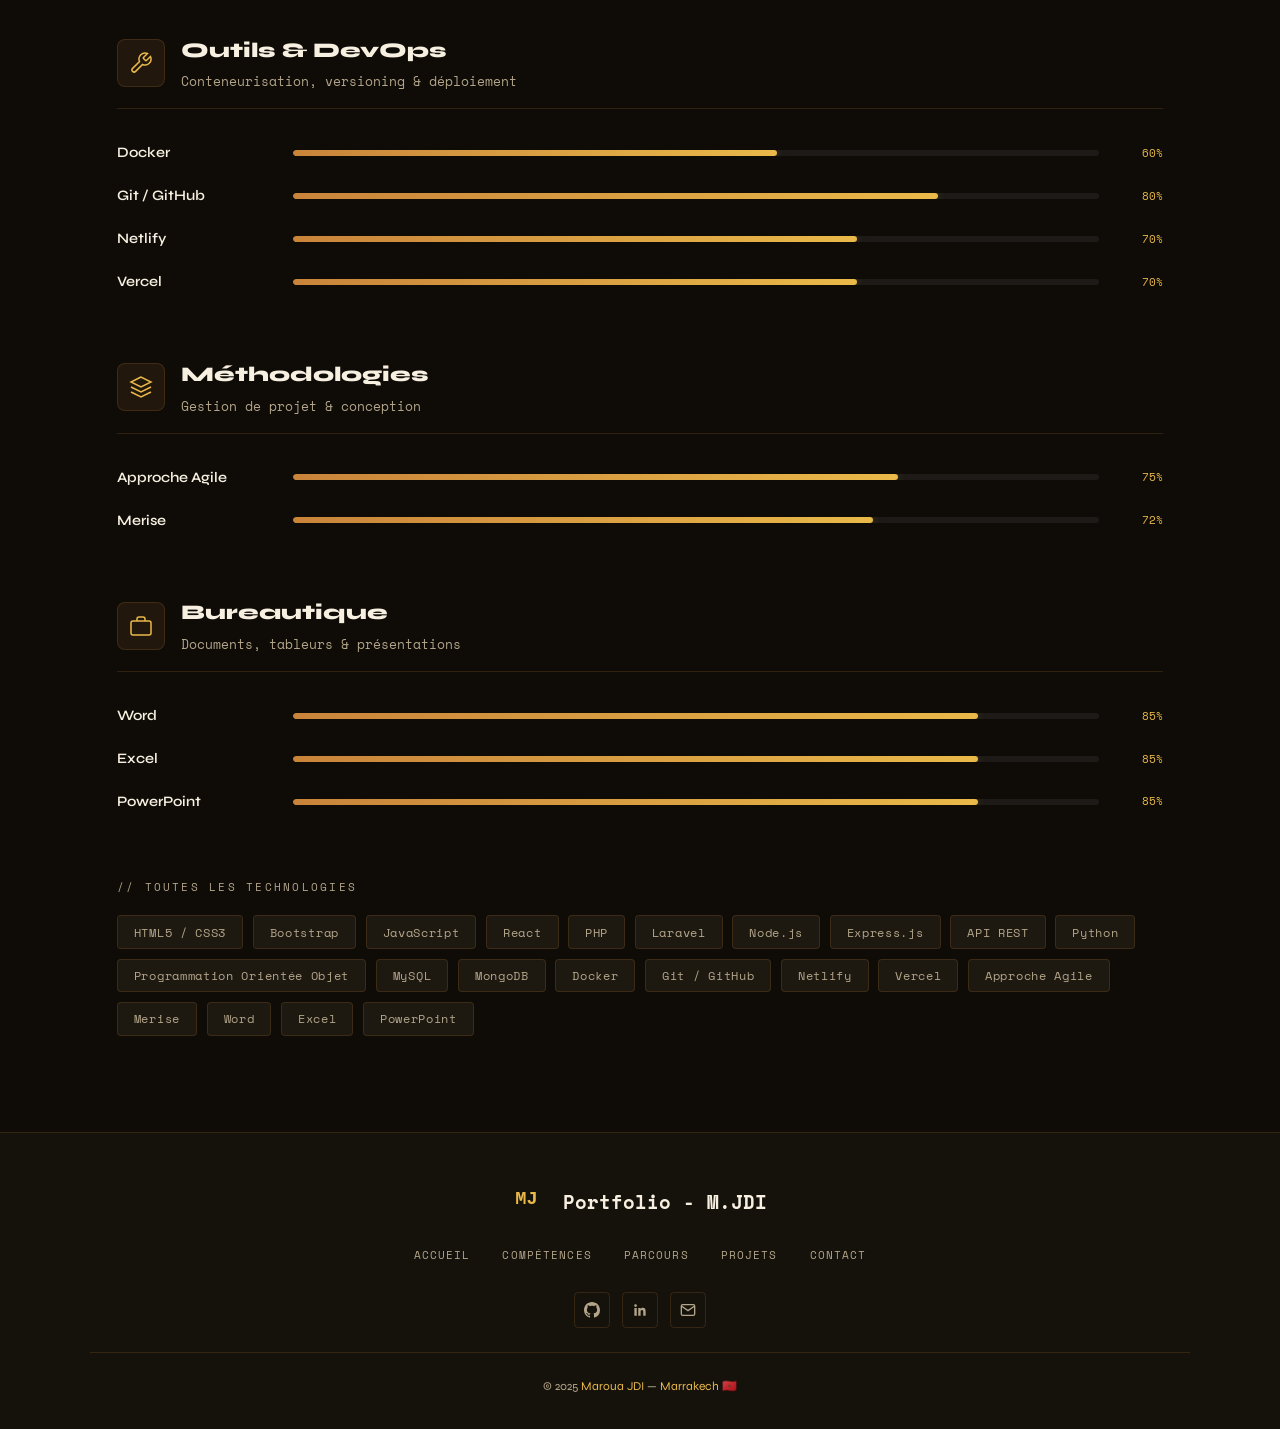
<file: pages/skills.html>
<!DOCTYPE html>
<html lang="fr">
<head>
  <meta charset="UTF-8"/>
  <meta name="viewport" content="width=device-width,initial-scale=1.0"/>
  <title>Comp&eacute;tences &mdash; Maroua JDI</title>
  <link rel="stylesheet" href="../css/style.css"/>
  <link href="https://fonts.googleapis.com/css2?family=Space+Mono:wght@400;700&family=Syne:wght@400;600;700;800&display=swap" rel="stylesheet"/>
  <style>
    /* ── SKILLS PAGE SPECIFIC ── */
    .skills-page{position:relative;z-index:1;padding:140px 6% 6rem;max-width:1200px;margin:0 auto}

    /* CATEGORY TABS */
    .cat-tabs{display:flex;justify-content:center;gap:.75rem;flex-wrap:wrap;margin-bottom:4rem}
    .cat-tab{padding:.55rem 1.4rem;background:transparent;border:1px solid var(--border);border-radius:3px;color:var(--muted);cursor:pointer;font-family:var(--ff-mono);font-size:.7rem;letter-spacing:.12em;text-transform:uppercase;transition:all .25s}
    .cat-tab.active,.cat-tab:hover{border-color:var(--cyan);color:var(--cyan);background:rgba(233,185,73,.06)}

    /* SKILL CATEGORY BLOCK */
    .skills-category{margin-bottom:4rem;opacity:0;transform:translateY(20px);transition:opacity .6s,transform .6s}
    .skills-category.vis{opacity:1;transform:translateY(0)}
    .cat-header{display:flex;align-items:center;gap:1rem;margin-bottom:2rem;padding-bottom:1rem;border-bottom:1px solid var(--border)}
    .cat-icon{width:48px;height:48px;border-radius:8px;display:flex;align-items:center;justify-content:center;background:rgba(201,132,58,.1);border:1px solid var(--border);flex-shrink:0}
    .cat-title{font-size:1.3rem;font-weight:800;color:var(--text)}
    .cat-sub{color:var(--muted);font-size:.8rem;font-family:var(--ff-mono);margin-top:.2rem}

    /* SKILL BARS */
    .skill-list{display:flex;flex-direction:column;gap:1.2rem}
    .skill-item{display:grid;grid-template-columns:160px 1fr 48px;align-items:center;gap:1rem}
    .skill-name{font-size:.9rem;font-weight:600;color:var(--text)}
    .skill-track{height:6px;background:rgba(128,128,128,.12);border-radius:3px;overflow:hidden;position:relative}
    .skill-fill{height:100%;width:0;border-radius:3px;background:linear-gradient(90deg,var(--blue),var(--cyan));transition:width 1.2s cubic-bezier(.4,0,.2,1);box-shadow:0 0 8px var(--glow-c)}
    .skills-category.vis .skill-fill{width:var(--w)}
    .skill-pct{font-family:var(--ff-mono);font-size:.7rem;color:var(--cyan);text-align:right}

    /* TECH BADGES GRID */
    .badges-wrap{margin-top:3rem}
    .badges-title{font-family:var(--ff-mono);font-size:.7rem;letter-spacing:.2em;color:var(--muted);text-transform:uppercase;margin-bottom:1.2rem}
    .badges-grid{display:flex;flex-wrap:wrap;gap:.6rem}
    .badge-tech{padding:.4rem 1rem;background:var(--panel);border:1px solid var(--border);border-radius:4px;font-family:var(--ff-mono);font-size:.72rem;color:var(--muted);letter-spacing:.06em;transition:all .25s;cursor:default}
    .badge-tech:hover{border-color:var(--cyan);color:var(--cyan);background:rgba(233,185,73,.06);transform:translateY(-2px)}

    /* STATS ROW */
    .stats-row{display:grid;grid-template-columns:repeat(auto-fit,minmax(140px,1fr));gap:1rem;margin-bottom:4rem}
    .stat-box{background:var(--panel);border:1px solid var(--border);border-radius:8px;padding:1.5rem;text-align:center;transition:border-color .3s,transform .3s}
    .stat-box:hover{border-color:var(--cyan);transform:translateY(-4px)}
    .stat-box .num{font-family:var(--ff-mono);font-size:2rem;font-weight:700;color:var(--cyan);display:block}
    .stat-box .lbl{color:var(--muted);font-size:.75rem;font-family:var(--ff-mono);letter-spacing:.08em;text-transform:uppercase;margin-top:.3rem}

    @media(max-width:600px){
      .skill-item{grid-template-columns:120px 1fr 40px}
      .skill-name{font-size:.8rem}
    }
  </style>
</head>
<body>
<canvas id="particles"></canvas>

<nav class="navbar" id="navbar">
  <div class="logo" style="font-size:1.5rem">
    <svg width="32" height="32" viewBox="0 0 24 24" fill="currentColor" style="margin-right:0.7rem">
      <text x="2" y="20" font-family="monospace" font-size="18" font-weight="bold">MJ</text>
    </svg>
    Portfolio  - M.JDI
  </div>
  <ul class="nav-links" id="nav-links">
    <li><a href="../index.html" data-fr="Accueil" data-en="Home">Accueil</a></li>
    <li><a href="skills.html" class="active" data-fr="Comp&eacute;tences" data-en="Skills">Comp&eacute;tences</a></li>
    <li><a href="parcours.html" data-fr="Parcours" data-en="Background">Parcours</a></li>
    <li><a href="projects.html" data-fr="Projets" data-en="Projects">Projets</a></li>
    <li><a href="contact.html" data-fr="Contact" data-en="Contact">Contact</a></li>
    <li><a href="admin.html" class="admin-lnk">Admin</a></li>
    <li class="nav-controls">
      <button class="lang-btn active-lang" id="btn-fr" onclick="setLang('fr')">FR</button>
      <button class="lang-btn" id="btn-en" onclick="setLang('en')">EN</button>
      <button class="theme-btn" onclick="toggleTheme()"></button>
    </li>
  </ul>
  <div class="hamburger" onclick="document.getElementById('nav-links').classList.toggle('open')">&#9776;</div>
</nav>

<div class="skills-page">

  <!-- PAGE HEADER -->
  <div class="sec-head" style="text-align:left;margin-bottom:3rem">
    <span class="sec-tag" data-fr="// expertise technique" data-en="// technical expertise">// expertise technique</span>
    <h1 class="sec-title" data-fr="Mes <span>Comp&eacute;tences</span>" data-en="My <span>Skills</span>">Mes <span>Comp&eacute;tences</span></h1>
    <div class="sec-line" style="margin-left:0"></div>
  </div>

  <!-- STATS -->
  <div class="stats-row">
    <div class="stat-box"><span class="num" id="st-proj">7+</span><span class="lbl">Projets</span></div>
    <div class="stat-box"><span class="num" id="st-tech">5+</span><span class="lbl">Technologies</span></div>
    <div class="stat-box"><span class="num" id="st-cat">4</span><span class="lbl">Domaines</span></div>
    <div class="stat-box"><span class="num">100%</span><span class="lbl">Motivée</span></div>
  </div>

  <div class="cat-tabs" id="cat-tabs"></div>
  <div id="skills-container"></div>

  <div class="badges-wrap">
    <div class="badges-title">// toutes les technologies</div>
    <div class="badges-grid" id="all-badges"></div>
  </div>

</div>

<footer>
  <div class="footer-inner">
    <div class="footer-logo" style="font-size:1.2rem">
    <svg width="28" height="28" viewBox="0 0 24 24" fill="currentColor" style="margin-right:0.6rem">
      <text x="2" y="20" font-family="monospace" font-size="16" font-weight="bold">MJ</text>
    </svg>
    Portfolio  - M.JDI
  </div>
    <ul class="footer-links">
      <li><a href="../index.html" data-fr="Accueil" data-en="Home">Accueil</a></li>
      <li><a href="skills.html" data-fr="Comp&eacute;tences" data-en="Skills">Comp&eacute;tences</a></li>
    <li><a href="parcours.html" data-fr="Parcours" data-en="Background">Parcours</a></li>
      <li><a href="projects.html" data-fr="Projets" data-en="Projects">Projets</a></li>
      <li><a href="contact.html" data-fr="Contact" data-en="Contact">Contact</a></li>
    </ul>
    <div class="footer-socials">
      <a href="https://github.com/MarouaJD" target="_blank"><svg width="16" height="16" viewBox="0 0 24 24" fill="currentColor"><path d="M12 0C5.37 0 0 5.37 0 12c0 5.31 3.435 9.795 8.205 11.385.6.105.825-.255.825-.57 0-.285-.015-1.23-.015-2.235-3.015.555-3.795-.735-4.035-1.41-.135-.345-.72-1.41-1.23-1.695-.42-.225-1.02-.78-.015-.795.945-.015 1.62.87 1.845 1.23 1.08 1.815 2.805 1.305 3.495.99.105-.78.42-1.305.765-1.605-2.67-.3-5.46-1.335-5.46-5.925 0-1.305.465-2.385 1.23-3.225-.12-.3-.54-1.53.12-3.18 0 0 1.005-.315 3.3 1.23.96-.27 1.98-.405 3-.405s2.04.135 3 .405c2.295-1.56 3.3-1.23 3.3-1.23.66 1.65.24 2.88.12 3.18.765.84 1.23 1.905 1.23 3.225 0 4.605-2.805 5.625-5.475 5.925.435.375.81 1.095.81 2.22 0 1.605-.015 2.895-.015 3.3 0 .315.225.69.825.57A12.02 12.02 0 0 0 24 12c0-6.63-5.37-12-12-12z"/></svg></a>
      <a href="https://linkedin.com/in/maroua-jdi/" target="_blank"><svg width="16" height="16" viewBox="0 0 24 24" fill="currentColor"><path d="M20.447 20.452h-3.554v-5.569c0-1.328-.027-3.037-1.852-3.037-1.853 0-2.136 1.445-2.136 2.939v5.667H9.351V9h3.414v1.561h.046c.477-.9 1.637-1.85 3.37-1.85 3.601 0 4.267 2.37 4.267 5.455v6.286zM5.337 7.433a2.062 2.062 0 0 1-2.063-2.065 2.064 2.064 0 1 1 2.063 2.065zm1.782 13.019H3.555V9h3.564v11.452z"/></svg></a>
      <a href="/cdn-cgi/l/email-protection#30515a54595d51425f45510670575d51595c1e535f5d"><svg width="16" height="16" viewBox="0 0 24 24" fill="none" stroke="currentColor" stroke-width="2"><path d="M4 4h16c1.1 0 2 .9 2 2v12c0 1.1-.9 2-2 2H4c-1.1 0-2-.9-2-2V6c0-1.1.9-2 2-2z"/><polyline points="22,6 12,13 2,6"/></svg></a>
    </div>
    <div class="footer-copy"><p>&copy; 2025 <em>Maroua JDI</em> &mdash; <em>Marrakech &#x1F1F2;&#x1F1E6;</em></p></div>
  </div>
</footer>

<script src="../js/site-data.js"></script>
<script src="../js/projects-store.js"></script>
<script src="../js/cv-store.js"></script>
<script src="../js/particles.js"></script>
<script src="../js/main.js"></script>
<script>
// ── THEME ──
function toggleTheme(){
  document.body.classList.toggle('light');
  localStorage.setItem('theme', document.body.classList.contains('light') ? 'light' : 'dark');
}
if(localStorage.getItem('theme')=== 'light') document.body.classList.add('light');

// ── LANG ──
function setLang(l){
  document.getElementById('btn-fr').classList.toggle('active-lang',l==='fr');
  document.getElementById('btn-en').classList.toggle('active-lang',l==='en');
  document.querySelectorAll('[data-'+l+']').forEach(el=>el.innerHTML=el.getAttribute('data-'+l));
  localStorage.setItem('lang',l);
}
const sv=localStorage.getItem('lang');
if(sv&&sv!=='fr') setTimeout(()=>setLang(sv),100);

// ── RENDU DYNAMIQUE (donnees gerees depuis l'admin) ──
const SKILLS=getSkills();
document.getElementById('st-proj').textContent=getProjects().length;
document.getElementById('st-tech').textContent=SKILLS.reduce((n,c)=>n+c.items.length,0);
document.getElementById('st-cat').textContent=SKILLS.length;
document.getElementById('cat-tabs').innerHTML='<button class="cat-tab active" onclick="filterCat(\'all\',this)">Tout</button>'+
  SKILLS.map(c=>'<button class="cat-tab" onclick="filterCat(\''+c.id+'\',this)">'+esc(c.name)+'</button>').join('');
document.getElementById('skills-container').innerHTML=SKILLS.map((c,i)=>
  '<div class="skills-category" data-cat="'+c.id+'"><div class="cat-header"><div class="cat-icon"><svg width="24" height="24" viewBox="0 0 24 24" fill="none" stroke="var(--cyan)" stroke-width="1.5">'+CAT_ICONS[i%CAT_ICONS.length]+'</svg></div>'+
  '<div><div class="cat-title">'+esc(c.name)+'</div><div class="cat-sub">'+esc(c.sub||'')+'</div></div></div><div class="skill-list">'+
  c.items.map(x=>'<div class="skill-item"><span class="skill-name">'+esc(x.name)+'</span><div class="skill-track"><div class="skill-fill" style="--w:'+(+x.pct||0)+'%"></div></div><span class="skill-pct">'+(+x.pct||0)+'%</span></div>').join('')+
  '</div></div>').join('');
document.getElementById('all-badges').innerHTML=SKILLS.flatMap(c=>c.items.map(x=>'<span class="badge-tech">'+esc(x.name)+'</span>')).join('');

// ── FILTER CATEGORIES ──
function filterCat(cat,btn){
  document.querySelectorAll('.cat-tab').forEach(b=>b.classList.remove('active'));
  btn.classList.add('active');
  document.querySelectorAll('.skills-category').forEach(c=>{
    if(cat==='all'||c.dataset.cat===String(cat)){
      c.style.display='';
      setTimeout(()=>c.classList.add('vis'),50);
    } else {
      c.style.display='none';
      c.classList.remove('vis');
    }
  });
}

// ── SCROLL REVEAL ──
const obs=new IntersectionObserver(entries=>{
  entries.forEach(e=>{
    if(e.isIntersecting){e.target.classList.add('vis');obs.unobserve(e.target)}
  });
},{threshold:.05, rootMargin:'0px 0px -50px 0px'});
document.querySelectorAll('.skills-category').forEach(c=>obs.observe(c));
setTimeout(()=>{
  document.querySelectorAll('.skills-category').forEach(c=>{
    const r=c.getBoundingClientRect();
    if(r.top < window.innerHeight) c.classList.add('vis');
  });
},100);

// ── NAVBAR SHASOW ON SCROOL 
window.addEventListener('scroll',()=>{
  const nav=document.getElementById('navbar');
  if(window.scrollY > 20) nav.classList.add('shadow');
  else nav.classList.remove('shadow');
});
</script>
<script src="../js/animations.js"></script>
</file>
<file: css/style.css>
@import url('https://fonts.googleapis.com/css2?family=Space+Mono:wght@400;700&family=Syne:wght@400;600;700;800&display=swap');

/* ===== DARK MODE (default) ===== */
:root {
  --bg:      #0f0c08;
  --bg2:     #15110b;
  --panel:   #1d1810;
  --blue:    #c9843a;
  --cyan:    #e9b949;
  --glow-b:  rgba(201,132,58,.35);
  --glow-c:  rgba(233,185,73,.25);
  --text:    #f7f0e1;
  --muted:   #b3a58a;
  --border:  rgba(201,132,58,.18);
  --nav-bg:  rgba(15,12,8,.88);
  --grid-ln: rgba(201,132,58,.03);
  --ff-head: 'Syne', sans-serif;
  --ff-mono: 'Space Mono', monospace;
}

/* ===== LIGHT MODE ===== */
body.light {
  --bg:      #f5ecdc;
  --bg2:     #ebdfc8;
  --panel:   #fffaf0;
  --blue:    #8a5a2b;
  --cyan:    #b4532a;
  --glow-b:  rgba(138,90,43,.2);
  --glow-c:  rgba(180,83,42,.2);
  --text:    #3a2a18;
  --muted:   #7d6a52;
  --border:  rgba(138,90,43,.18);
  --nav-bg:  rgba(245,236,220,.92);
  --grid-ln: rgba(138,90,43,.04);
}

*,*::before,*::after{box-sizing:border-box;margin:0;padding:0}
html{scroll-behavior:smooth}
body{background:var(--bg);color:var(--text);font-family:var(--ff-head);font-size:16px;line-height:1.65;overflow-x:hidden;transition:background .4s,color .4s}
::-webkit-scrollbar{width:4px}
::-webkit-scrollbar-track{background:var(--bg)}
::-webkit-scrollbar-thumb{background:var(--blue);border-radius:2px}

#particles{position:fixed;inset:0;z-index:0;pointer-events:none}
body::before{content:'';position:fixed;inset:0;z-index:0;pointer-events:none;background-image:linear-gradient(var(--grid-ln) 1px,transparent 1px),linear-gradient(90deg,var(--grid-ln) 1px,transparent 1px);background-size:60px 60px}

/* ── NAV ── */
.navbar{position:fixed;top:0;left:0;right:0;z-index:200;display:flex;align-items:center;justify-content:space-between;padding:1.1rem 6%;background:var(--nav-bg);backdrop-filter:blur(16px);border-bottom:1px solid var(--border);transition:padding .3s,background .4s}
.navbar.scrolled{padding:.75rem 6%;box-shadow:0 4px 40px rgba(0,0,0,.15)}
.logo{font-family:var(--ff-mono);font-size:1.1rem;font-weight:700;color:var(--text);letter-spacing:.1em}
.logo em{color:var(--cyan);font-style:normal}
.nav-links{display:flex;gap:2rem;list-style:none;align-items:center}
.nav-links a{font-family:var(--ff-mono);font-size:.7rem;letter-spacing:.15em;text-transform:uppercase;color:var(--muted);text-decoration:none;transition:color .25s;position:relative;padding-bottom:4px}
.nav-links a::after{content:'';position:absolute;bottom:0;left:0;width:0;height:1px;background:var(--cyan);transition:width .3s}
.nav-links a:hover,.nav-links a.active{color:var(--cyan)}
.nav-links a:hover::after,.nav-links a.active::after{width:100%}
.admin-lnk{border:1px solid var(--border)!important;padding:4px 10px!important;border-radius:3px;display:none!important}
.admin-lnk:hover{border-color:var(--cyan)!important;background:rgba(233,185,73,.07)!important}

/* ── ADMIN: PROJECTS TAB (added) ── */
.admin-add-form{background:var(--panel);border:1px solid var(--border);border-radius:8px;padding:1.5rem;margin-bottom:2rem}
.admin-add-form h3{font-family:var(--ff-mono);font-size:.85rem;color:var(--cyan);letter-spacing:.08em;text-transform:uppercase;margin-bottom:1.2rem}
.admin-form-grid{display:grid;grid-template-columns:1fr 1fr;gap:0 1.2rem}
.admin-form-grid .form-group.full{grid-column:1/-1}
.proj-admin-list{display:flex;flex-direction:column;gap:.9rem}
.proj-admin-card{background:var(--panel);border:1px solid var(--border);border-radius:8px;padding:1.1rem 1.3rem;display:flex;justify-content:space-between;align-items:center;gap:1rem;flex-wrap:wrap}
.proj-admin-info{flex:1;min-width:200px}
.proj-admin-info .pa-title{font-weight:700;color:var(--text);font-size:.92rem}
.proj-admin-info .pa-meta{color:var(--muted);font-size:.72rem;font-family:var(--ff-mono);margin-top:.25rem}
.pa-del{padding:.4rem .9rem;background:transparent;border:1px solid rgba(255,60,60,.2);border-radius:3px;color:rgba(255,100,100,.6);cursor:pointer;font-size:.72rem;font-family:var(--ff-mono);transition:all .25s}
.pa-del:hover{border-color:#ff3333;color:#ff3333}
@media(max-width:600px){.admin-form-grid{grid-template-columns:1fr}}
.hamburger{display:none;font-size:1.4rem;cursor:pointer;color:var(--cyan)}

/* LANG + THEME BUTTONS */
.nav-controls{display:flex;align-items:center;gap:.5rem}
.lang-btn{background:transparent;border:1px solid var(--border);color:var(--muted);font-family:var(--ff-mono);font-size:.62rem;letter-spacing:.1em;padding:4px 9px;border-radius:3px;cursor:pointer;transition:all .25s}
.lang-btn:hover,.lang-btn.active-lang{border-color:var(--cyan);color:var(--cyan);background:rgba(233,185,73,.07)}

/* THEME TOGGLE BUTTON */
.theme-btn{width:36px;height:20px;border-radius:10px;background:var(--border);border:1px solid var(--border);cursor:pointer;position:relative;transition:background .3s;flex-shrink:0;padding:0}
.theme-btn::after{content:'';position:absolute;top:2px;left:2px;width:14px;height:14px;border-radius:50%;background:var(--muted);transition:transform .3s,background .3s}
body.light .theme-btn{background:rgba(138,90,43,.2)}
body.light .theme-btn::after{transform:translateX(16px);background:var(--blue)}

/* BUTTONS */
.btn-p{display:inline-flex;align-items:center;gap:.5rem;padding:.75rem 2rem;border-radius:4px;background:var(--blue);color:#fff;font-family:var(--ff-mono);font-size:.72rem;letter-spacing:.12em;text-transform:uppercase;text-decoration:none;font-weight:700;border:none;cursor:pointer;transition:all .25s;box-shadow:0 0 24px var(--glow-b)}
.btn-p:hover{filter:brightness(1.15);transform:translateY(-2px);box-shadow:0 0 40px var(--glow-b)}
.btn-o{display:inline-flex;align-items:center;gap:.5rem;padding:.75rem 2rem;border-radius:4px;background:transparent;color:var(--cyan);font-family:var(--ff-mono);font-size:.72rem;letter-spacing:.12em;text-transform:uppercase;text-decoration:none;font-weight:700;border:1px solid var(--cyan);cursor:pointer;transition:all .25s}
.btn-o:hover{background:rgba(233,185,73,.08);transform:translateY(-2px);box-shadow:0 0 24px var(--glow-c)}

/* HERO */
.hero{position:relative;z-index:1;min-height:100vh;display:flex;align-items:center;padding:120px 6% 80px}
.hero-wrap{max-width:1200px;margin:0 auto;width:100%;display:grid;grid-template-columns:1fr auto;align-items:center;gap:5rem}
.hero-eyebrow{font-family:var(--ff-mono);font-size:.72rem;letter-spacing:.2em;color:var(--cyan);text-transform:uppercase;margin-bottom:1rem;opacity:0;animation:fadeUp .5s .1s forwards}
.hero-name{font-size:clamp(3rem,7vw,5.5rem);font-weight:800;color:var(--text);line-height:1;margin-bottom:.5rem;letter-spacing:-.02em;opacity:0;animation:fadeUp .5s .25s forwards}
.hero-name span{color:var(--cyan)}
.hero-role{font-family:var(--ff-mono);font-size:clamp(.9rem,2vw,1.1rem);color:var(--blue);margin-bottom:1.5rem;height:1.8em;opacity:0;animation:fadeUp .5s .4s forwards}
.hero-role #typing{color:var(--cyan)}
.cursor{animation:blink .8s infinite;color:var(--cyan)}
.hero-bio{color:var(--muted);font-size:.975rem;max-width:520px;margin-bottom:2rem;line-height:1.85;opacity:0;animation:fadeUp .5s .55s forwards}
.hero-bio strong{color:var(--text)}
.hero-actions{display:flex;gap:1rem;flex-wrap:wrap;margin-bottom:2.5rem;opacity:0;animation:fadeUp .5s .7s forwards}
.hero-socials{display:flex;gap:.75rem;opacity:0;animation:fadeUp .5s .85s forwards}
.s-icon{width:40px;height:40px;border-radius:4px;display:flex;align-items:center;justify-content:center;border:1px solid var(--border);color:var(--muted);text-decoration:none;transition:all .25s}
.s-icon:hover{color:var(--cyan);border-color:var(--cyan);background:rgba(233,185,73,.07);transform:translateY(-3px)}

/* PHOTO */
.hero-photo{opacity:0;animation:fadeIn .8s .3s forwards;position:relative}
.photo-frame{width:360px;height:360px;position:relative}
.photo-frame img{width:100%;height:100%;object-fit:cover;clip-path:polygon(10% 0%,100% 0%,100% 90%,90% 100%,0% 100%,0% 10%);border:2px solid var(--blue);filter:drop-shadow(0 0 30px var(--glow-b));display:block}
.photo-frame::before{content:'';position:absolute;inset:-8px;clip-path:polygon(10% 0%,100% 0%,100% 90%,90% 100%,0% 100%,0% 10%);border:1px solid var(--cyan);opacity:.3;animation:spin-slow 12s linear infinite}
.photo-corner{position:absolute;width:20px;height:20px}
.photo-corner.tl{top:-4px;left:-4px;border-top:2px solid var(--cyan);border-left:2px solid var(--cyan)}
.photo-corner.tr{top:-4px;right:-4px;border-top:2px solid var(--cyan);border-right:2px solid var(--cyan)}
.photo-corner.bl{bottom:-4px;left:-4px;border-bottom:2px solid var(--cyan);border-left:2px solid var(--cyan)}
.photo-corner.br{bottom:-4px;right:-4px;border-bottom:2px solid var(--cyan);border-right:2px solid var(--cyan)}
.photo-badge{position:absolute;bottom:-20px;right:-20px;background:var(--panel);border:1px solid var(--border);padding:.6rem 1rem;border-radius:4px;font-family:var(--ff-mono);font-size:.65rem;color:var(--cyan);letter-spacing:.1em;white-space:nowrap;box-shadow:0 0 20px var(--glow-b)}

/* SECTION HEADER */
.sec-head{text-align:center;margin-bottom:3.5rem}
.sec-tag{font-family:var(--ff-mono);font-size:.68rem;letter-spacing:.25em;color:var(--cyan);text-transform:uppercase;display:block;margin-bottom:.75rem}
.sec-title{font-size:clamp(1.8rem,3.5vw,2.6rem);font-weight:800;color:var(--text);letter-spacing:-.02em}
.sec-title span{color:var(--cyan)}
.sec-line{width:60px;height:2px;margin:.75rem auto 0;background:linear-gradient(90deg,var(--blue),var(--cyan));border-radius:1px}

/* SKILLS */
.skills{position:relative;z-index:1;padding:6rem 6%}
.skills-wrap{max-width:1100px;margin:0 auto}
.skills-grid{display:grid;grid-template-columns:repeat(auto-fit,minmax(240px,1fr));gap:1.5rem}
.sk-card{background:var(--panel);border:1px solid var(--border);border-radius:8px;padding:2rem;position:relative;overflow:hidden;transition:border-color .3s,transform .3s,box-shadow .3s,background .4s;opacity:0;transform:translateY(24px)}
.sk-card.vis{opacity:1;transform:translateY(0);transition:opacity .6s,transform .6s,border-color .3s,box-shadow .3s,background .4s}
.sk-card::before{content:'';position:absolute;top:0;left:0;right:0;height:2px;background:linear-gradient(90deg,var(--blue),var(--cyan));transform:scaleX(0);transform-origin:left;transition:transform .4s}
.sk-card:hover{border-color:var(--blue);transform:translateY(-5px)!important;box-shadow:0 12px 40px var(--glow-b)}
.sk-card:hover::before{transform:scaleX(1)}
.sk-num{font-family:var(--ff-mono);font-size:.65rem;color:var(--blue);letter-spacing:.15em;margin-bottom:1rem}
.sk-icon{margin-bottom:1rem}
.sk-name{font-size:1rem;font-weight:700;color:var(--text);margin-bottom:.4rem}
.sk-tech{color:var(--muted);font-size:.875rem;margin-bottom:1.2rem;line-height:1.5}
.sk-bar{height:3px;background:rgba(128,128,128,.15);border-radius:2px;overflow:hidden}
.sk-fill{height:100%;width:0;background:linear-gradient(90deg,var(--blue),var(--cyan));border-radius:2px;transition:width 1.4s ease;box-shadow:0 0 8px var(--cyan)}
.sk-card.vis .sk-fill{width:var(--w)}

/* FOOTER */
footer{position:relative;z-index:1;border-top:1px solid var(--border);padding:3rem 6% 2rem;background:var(--bg2);transition:background .4s}
.footer-inner{max-width:1100px;margin:0 auto;display:flex;flex-direction:column;align-items:center;gap:1.5rem;text-align:center}
.footer-logo{font-family:var(--ff-mono);font-size:1.2rem;font-weight:700;color:var(--text)}
.footer-logo em{color:var(--cyan);font-style:normal}
.footer-links{display:flex;gap:2rem;list-style:none;flex-wrap:wrap;justify-content:center}
.footer-links a{color:var(--muted);text-decoration:none;font-family:var(--ff-mono);font-size:.7rem;text-transform:uppercase;letter-spacing:.1em;transition:color .25s}
.footer-links a:hover{color:var(--cyan)}
.footer-socials{display:flex;gap:.75rem}
.footer-socials a{width:36px;height:36px;display:flex;align-items:center;justify-content:center;border:1px solid var(--border);border-radius:4px;color:var(--muted);text-decoration:none;transition:all .25s}
.footer-socials a:hover{color:var(--cyan);border-color:var(--cyan);background:rgba(233,185,73,.07)}
.footer-copy{color:var(--muted);font-size:.75rem;border-top:1px solid var(--border);padding-top:1.5rem;width:100%;text-align:center}
.footer-copy em{color:var(--cyan);font-style:normal}

/* PAGE HERO */
.page-hero{position:relative;z-index:1;padding:140px 6% 60px;text-align:center}
.page-hero h1{font-size:clamp(2rem,4vw,3.2rem);font-weight:800;color:var(--text);margin-bottom:1rem;letter-spacing:-.02em}
.page-hero p{color:var(--muted);font-size:1rem;max-width:560px;margin:0 auto}

/* PROJECTS */
.projects-wrap{position:relative;z-index:1;max-width:1200px;margin:0 auto;padding:2rem 6% 6rem}
.filter-bar{display:flex;justify-content:center;gap:.75rem;flex-wrap:wrap;margin-bottom:3rem}
.f-btn{padding:.45rem 1.2rem;background:transparent;border:1px solid var(--border);border-radius:3px;color:var(--muted);cursor:pointer;font-family:var(--ff-mono);font-size:.68rem;letter-spacing:.12em;text-transform:uppercase;transition:all .25s}
.f-btn.active,.f-btn:hover{border-color:var(--cyan);color:var(--cyan);background:rgba(233,185,73,.06)}
.projects-grid{display:grid;grid-template-columns:repeat(auto-fill,minmax(320px,1fr));gap:1.5rem}
.proj-card{background:var(--panel);border:1px solid var(--border);border-radius:8px;overflow:hidden;transition:all .3s;opacity:0;transform:translateY(24px)}
.proj-card.vis{opacity:1;transform:translateY(0);transition:opacity .6s,transform .6s,border-color .3s,box-shadow .3s}
.proj-card:hover{border-color:var(--cyan);box-shadow:0 12px 40px var(--glow-c);transform:translateY(-5px)!important}

/* PROJECT THUMB with SVG icon */
.proj-thumb{height:160px;background:linear-gradient(135deg,var(--bg2),var(--panel));display:flex;align-items:center;justify-content:center;border-bottom:1px solid var(--border);position:relative;overflow:hidden}
.proj-thumb::before{content:'';position:absolute;inset:0;background:radial-gradient(circle at center,rgba(233,185,73,.06),transparent 70%)}
.proj-thumb svg{position:relative;z-index:1;opacity:.85;transition:opacity .3s,transform .3s}
.proj-card:hover .proj-thumb svg{opacity:1;transform:scale(1.08)}

.proj-body{padding:1.5rem}
.proj-tags{display:flex;gap:.4rem;flex-wrap:wrap;margin-bottom:.9rem}
.tag{padding:.2rem .6rem;background:rgba(201,132,58,.1);border:1px solid rgba(201,132,58,.2);border-radius:3px;font-family:var(--ff-mono);font-size:.63rem;color:var(--blue);letter-spacing:.08em;transition:background .4s,color .4s}
.proj-title{font-size:1rem;font-weight:700;color:var(--text);margin-bottom:.5rem}
.proj-desc{color:var(--muted);font-size:.875rem;line-height:1.65;margin-bottom:1.2rem}
.proj-links{display:flex;gap:1.2rem}
.proj-links a{color:var(--cyan);text-decoration:none;font-family:var(--ff-mono);font-size:.7rem;letter-spacing:.08em;transition:opacity .25s}
.proj-links a:hover{opacity:.6}

/* CV BANNER */
.cv-banner{position:relative;z-index:1;text-align:center;padding:2.5rem 6%;background:linear-gradient(135deg,var(--bg2),var(--panel));border-top:1px solid var(--border);border-bottom:1px solid var(--border);margin-bottom:3rem;transition:background .4s}
.cv-banner h3{font-size:1.4rem;font-weight:700;color:var(--text);margin-bottom:.5rem}
.cv-banner p{color:var(--muted);font-size:.9rem;margin-bottom:1.2rem}

/* CONTACT */
.contact-wrap{position:relative;z-index:1;padding:140px 6% 6rem;max-width:1100px;margin:0 auto}
.contact-grid{display:grid;grid-template-columns:1fr 1.5fr;gap:4rem;align-items:start}
.contact-info h2{font-size:1.8rem;font-weight:800;color:var(--text);margin-bottom:.75rem}
.contact-info p{color:var(--muted);font-size:.9rem;margin-bottom:2rem;line-height:1.8}
.c-item{display:flex;align-items:center;gap:.9rem;margin-bottom:1rem;color:var(--muted);font-size:.9rem}
.c-item svg{color:var(--cyan);flex-shrink:0}
.c-item a{color:var(--muted);text-decoration:none;transition:color .25s}
.c-item a:hover{color:var(--cyan)}
.contact-form-box{background:var(--panel);border:1px solid var(--border);border-radius:8px;padding:2.5rem;transition:background .4s}
.form-group{margin-bottom:1.3rem}
.form-group label{display:block;font-family:var(--ff-mono);font-size:.68rem;color:var(--cyan);letter-spacing:.15em;text-transform:uppercase;margin-bottom:.4rem}
.form-group input,.form-group textarea{width:100%;padding:.85rem 1rem;background:var(--bg2);border:1px solid var(--border);border-radius:4px;color:var(--text);font-family:var(--ff-head);font-size:.95rem;transition:border-color .25s,background .4s,color .4s}
.form-group input:focus,.form-group textarea:focus{outline:none;border-color:var(--cyan)}
.form-group textarea{resize:vertical;min-height:130px}
.form-group input::placeholder,.form-group textarea::placeholder{color:var(--muted)}
.submit-btn{width:100%;padding:1rem;background:var(--blue);color:#fff;border:none;border-radius:4px;font-family:var(--ff-mono);font-size:.75rem;font-weight:700;letter-spacing:.15em;text-transform:uppercase;cursor:pointer;transition:all .25s;box-shadow:0 0 24px var(--glow-b)}
.submit-btn:hover{filter:brightness(1.15);box-shadow:0 0 40px var(--glow-b);transform:translateY(-2px)}
.form-success{display:none;text-align:center;color:var(--cyan);padding:2rem;font-size:1rem}

/* ADMIN */
.admin-wrap{position:relative;z-index:1;padding:120px 6% 6rem;max-width:1100px;margin:0 auto}
.admin-login-box{background:var(--panel);border:1px solid var(--border);border-radius:8px;padding:3rem;max-width:400px;margin:100px auto;text-align:center;transition:background .4s}
.admin-login-box h2{font-family:var(--ff-mono);font-size:1.1rem;color:var(--cyan);letter-spacing:.1em;margin-bottom:2rem}
.admin-header{display:flex;justify-content:space-between;align-items:center;margin-bottom:2rem;flex-wrap:wrap;gap:1rem}
.admin-header h2{font-size:1.6rem;font-weight:800;color:var(--text)}
.stats-grid{display:grid;grid-template-columns:repeat(auto-fit,minmax(160px,1fr));gap:1rem;margin-bottom:2.5rem}
.stat-card{background:var(--panel);border:1px solid var(--border);border-radius:8px;padding:1.5rem;text-align:center;transition:background .4s}
.stat-num{font-family:var(--ff-mono);font-size:2.2rem;font-weight:700;color:var(--cyan);display:block}
.stat-lbl{color:var(--muted);font-size:.75rem;text-transform:uppercase;letter-spacing:.1em;font-family:var(--ff-mono)}
.tab-bar{display:flex;border-bottom:1px solid var(--border);margin-bottom:2rem}
.tab-btn{padding:.75rem 1.5rem;background:transparent;border:none;border-bottom:2px solid transparent;color:var(--muted);cursor:pointer;font-family:var(--ff-mono);font-size:.7rem;text-transform:uppercase;letter-spacing:.1em;transition:all .25s;margin-bottom:-1px}
.tab-btn.active{color:var(--cyan);border-bottom-color:var(--cyan)}
.tab-content{display:none}
.tab-content.active{display:block}
.visitors-table{width:100%;border-collapse:collapse;background:var(--panel);border:1px solid var(--border);border-radius:8px;overflow:hidden;transition:background .4s}
.visitors-table th{background:rgba(201,132,58,.06);color:var(--cyan);font-family:var(--ff-mono);font-size:.65rem;letter-spacing:.1em;text-transform:uppercase;padding:.9rem 1.1rem;text-align:left;border-bottom:1px solid var(--border)}
.visitors-table td{padding:.9rem 1.1rem;color:var(--muted);font-size:.85rem;border-bottom:1px solid var(--border)}
.visitors-table tr:last-child td{border-bottom:none}
.visitors-table tr:hover td{background:rgba(201,132,58,.03)}
.badge{padding:.15rem .55rem;border-radius:3px;font-family:var(--ff-mono);font-size:.63rem}
.badge-new{background:rgba(233,185,73,.1);color:var(--cyan)}
.badge-ret{background:rgba(201,132,58,.1);color:var(--blue)}
.messages-list{display:flex;flex-direction:column;gap:1rem}
.msg-card{background:var(--panel);border:1px solid var(--border);border-radius:8px;padding:1.5rem;transition:border-color .25s,background .4s}
.msg-card:hover{border-color:var(--blue)}
.msg-hd{display:flex;justify-content:space-between;align-items:flex-start;margin-bottom:.75rem;flex-wrap:wrap;gap:.5rem}
.msg-name{font-weight:700;color:var(--cyan);font-size:.95rem}
.msg-email{color:var(--muted);font-size:.8rem;font-family:var(--ff-mono)}
.msg-time{color:var(--muted);font-size:.75rem;font-family:var(--ff-mono)}
.msg-subj{color:var(--text);font-size:.9rem;margin-bottom:.5rem}
.msg-body{color:var(--muted);font-size:.875rem;line-height:1.65}
.logout-btn{padding:.45rem 1.1rem;background:transparent;border:1px solid rgba(255,60,60,.25);border-radius:3px;color:rgba(255,100,100,.7);cursor:pointer;font-family:var(--ff-mono);font-size:.68rem;transition:all .25s}
.logout-btn:hover{border-color:#ff3333;color:#ff3333}
.clear-btn{padding:.4rem .9rem;background:transparent;border:1px solid rgba(255,60,60,.2);border-radius:3px;color:rgba(255,100,100,.6);cursor:pointer;font-size:.75rem;transition:all .25s}
.clear-btn:hover{border-color:#ff3333;color:#ff3333}
.empty-state{text-align:center;padding:3rem;color:var(--muted)}

/* ANIMATIONS */
@keyframes fadeUp{from{opacity:0;transform:translateY(20px)}to{opacity:1;transform:translateY(0)}}
@keyframes fadeIn{from{opacity:0}to{opacity:1}}
@keyframes blink{0%,100%{opacity:1}50%{opacity:0}}
@keyframes spin-slow{to{transform:rotate(360deg)}}

/* RESPONSIVE */
@media(max-width:900px){
  .hero-wrap{grid-template-columns:1fr;gap:3rem}
  .hero-photo{display:none}
  .contact-grid{grid-template-columns:1fr}
}
@media(max-width:640px){
  .nav-links{display:none;flex-direction:column;position:fixed;top:64px;left:0;right:0;background:var(--nav-bg);padding:2rem 6%;border-bottom:1px solid var(--border);gap:1.5rem}
  .nav-links.open{display:flex}
  .hamburger{display:block}
}

/* ── PARCOURS (timeline) ── */
.parcours-sec{margin-bottom:3.5rem}
.parcours-sec h2{font-family:var(--ff-mono);font-size:.85rem;letter-spacing:.14em;text-transform:uppercase;color:var(--cyan);margin-bottom:1.6rem;display:flex;align-items:center;gap:.8rem}
.parcours-sec h2::after{content:'';flex:1;height:1px;background:var(--border)}
.tl{position:relative;margin-left:.5rem;padding-left:1.8rem;border-left:2px solid var(--border)}
.tl-item{position:relative;margin-bottom:1.4rem;background:var(--panel);border:1px solid var(--border);border-radius:10px;padding:1.4rem 1.6rem;opacity:0;transform:translateY(20px);transition:opacity .6s,transform .6s,border-color .3s,box-shadow .3s}
.tl-item.vis{opacity:1;transform:none}
.tl-item:hover{border-color:var(--cyan);box-shadow:0 8px 30px var(--glow-c)}
.tl-item::before{content:'';position:absolute;left:calc(-1.8rem - 7px);top:1.7rem;width:12px;height:12px;border-radius:50%;background:var(--cyan);box-shadow:0 0 0 4px var(--bg),0 0 14px var(--glow-c)}
.tl-period{display:inline-block;padding:.2rem .75rem;border-radius:20px;background:rgba(233,185,73,.1);border:1px solid rgba(233,185,73,.25);color:var(--cyan);font-family:var(--ff-mono);font-size:.68rem;margin-bottom:.7rem}
.tl-title{font-weight:700;font-size:1.05rem;color:var(--text);line-height:1.35}
.tl-org{color:var(--muted);font-size:.85rem;margin-top:.2rem}
.tl-points{margin:.9rem 0 0;padding-left:1.1rem;color:var(--text);font-size:.88rem;line-height:1.65;opacity:.9}
.tl-points li{margin-bottom:.25rem}
.tl-points li::marker{color:var(--cyan)}
.tl-tech{display:flex;flex-wrap:wrap;gap:.4rem;margin-top:1rem}
.tl-tech span{padding:.18rem .6rem;background:rgba(201,132,58,.1);border:1px solid rgba(201,132,58,.3);border-radius:3px;font-family:var(--ff-mono);font-size:.62rem;color:var(--text)}
.lang-grid{display:grid;grid-template-columns:repeat(auto-fit,minmax(220px,1fr));gap:1.2rem}
.lang-card{background:var(--panel);border:1px solid var(--border);border-radius:10px;padding:1.3rem 1.5rem;opacity:0;transform:translateY(20px);transition:opacity .6s,transform .6s,border-color .3s}
.lang-card.vis{opacity:1;transform:none}
.lang-card:hover{border-color:var(--cyan)}
.lang-card b{display:block;font-size:1rem;color:var(--text)}
.lang-card small{display:block;color:var(--muted);font-family:var(--ff-mono);font-size:.68rem;margin:.2rem 0 .9rem}
.lang-bar{height:5px;border-radius:5px;background:var(--border);overflow:hidden}
.lang-bar i{display:block;height:100%;border-radius:5px;background:linear-gradient(90deg,var(--blue),var(--cyan))}

/* logo MJ : suit la couleur d'accent du theme (plus de vert) */
.logo svg,.footer-logo svg{color:var(--cyan)}

/* ── TECH ORBIT (hero) : badges qui tournent autour de la photo ── */
.orbit{--d:440px;position:absolute;left:50%;top:50%;width:var(--d);height:var(--d);margin:calc(var(--d)/-2) 0 0 calc(var(--d)/-2);z-index:1;pointer-events:none;opacity:0;animation:orbitIn 1.3s .9s cubic-bezier(.2,.8,.2,1) forwards}
.orbit-ring{position:absolute;inset:0;animation:orbitSpin 55s linear infinite}
.orbit-dash{position:absolute;inset:-20px;border:1px dashed var(--cyan);border-radius:50%;opacity:.3;animation:orbitSpin 100s linear infinite reverse}
.orbit-dash::after{content:'';position:absolute;top:-4px;left:50%;width:8px;height:8px;margin-left:-4px;border-radius:50%;background:var(--cyan);box-shadow:0 0 14px 3px var(--cyan)}
.ob{position:absolute;left:50%;top:50%;width:0;height:0;transform:rotate(var(--a)) translateX(calc(var(--d)/2))}
.ob-u{transform:rotate(calc(var(--a)*-1))}
.ob-c{animation:orbitSpin 55s linear infinite reverse}
.ob-in{display:block;transform:translate(-50%,-50%);font-family:var(--ff-mono);width:max-content;font-size:.6rem;letter-spacing:.06em;color:var(--cyan);background:var(--panel);border:1px solid var(--border);padding:.34rem .75rem;border-radius:999px;white-space:nowrap;box-shadow:0 4px 18px var(--glow-b);pointer-events:auto;cursor:default;transition:transform .35s cubic-bezier(.2,.8,.2,1),background .3s,color .3s,box-shadow .3s}
.ob-in:hover{transform:translate(-50%,-50%) scale(1.2);background:var(--cyan);color:var(--bg);box-shadow:0 0 26px var(--glow-b)}
.orbit:has(.ob-in:hover) .orbit-ring,.orbit:has(.ob-in:hover) .ob-c{animation-play-state:paused}
.hero-photo .photo-frame{z-index:2}
.hero-photo .photo-badge{z-index:3}
@keyframes orbitSpin{to{transform:rotate(360deg)}}
@keyframes orbitIn{from{opacity:0;transform:scale(.55) rotate(-30deg)}to{opacity:1;transform:scale(1) rotate(0)}}
@media(prefers-reduced-motion:reduce){.orbit-ring,.ob-c,.orbit-dash{animation:none}}
@media(max-width:1180px){.orbit{--d:380px}}
@media(max-width:1050px){.orbit{display:none}}
.hero{overflow-x:clip}

/* ── PHOTO VISIBLE SUR TELEPHONE / TABLETTE ── */
@media(max-width:900px){
  .hero-photo{display:block;order:-1;justify-self:center;margin:.5rem auto 1.6rem}
  .photo-frame{width:260px;height:260px}
  .photo-badge{right:50%;transform:translateX(50%);bottom:-18px;font-size:.58rem;padding:.5rem .8rem}
  .orbit{display:block;--d:350px}
  .hero-wrap{gap:2.5rem}
}
@media(max-width:700px){
  .photo-frame{width:210px;height:210px}
  .orbit{--d:290px}
  .orbit-dash{inset:-14px}
  .ob-in{font-size:.5rem;padding:.24rem .5rem}
}
@media(min-width:641px) and (max-width:900px){.hero{padding-top:200px}}
</file>
